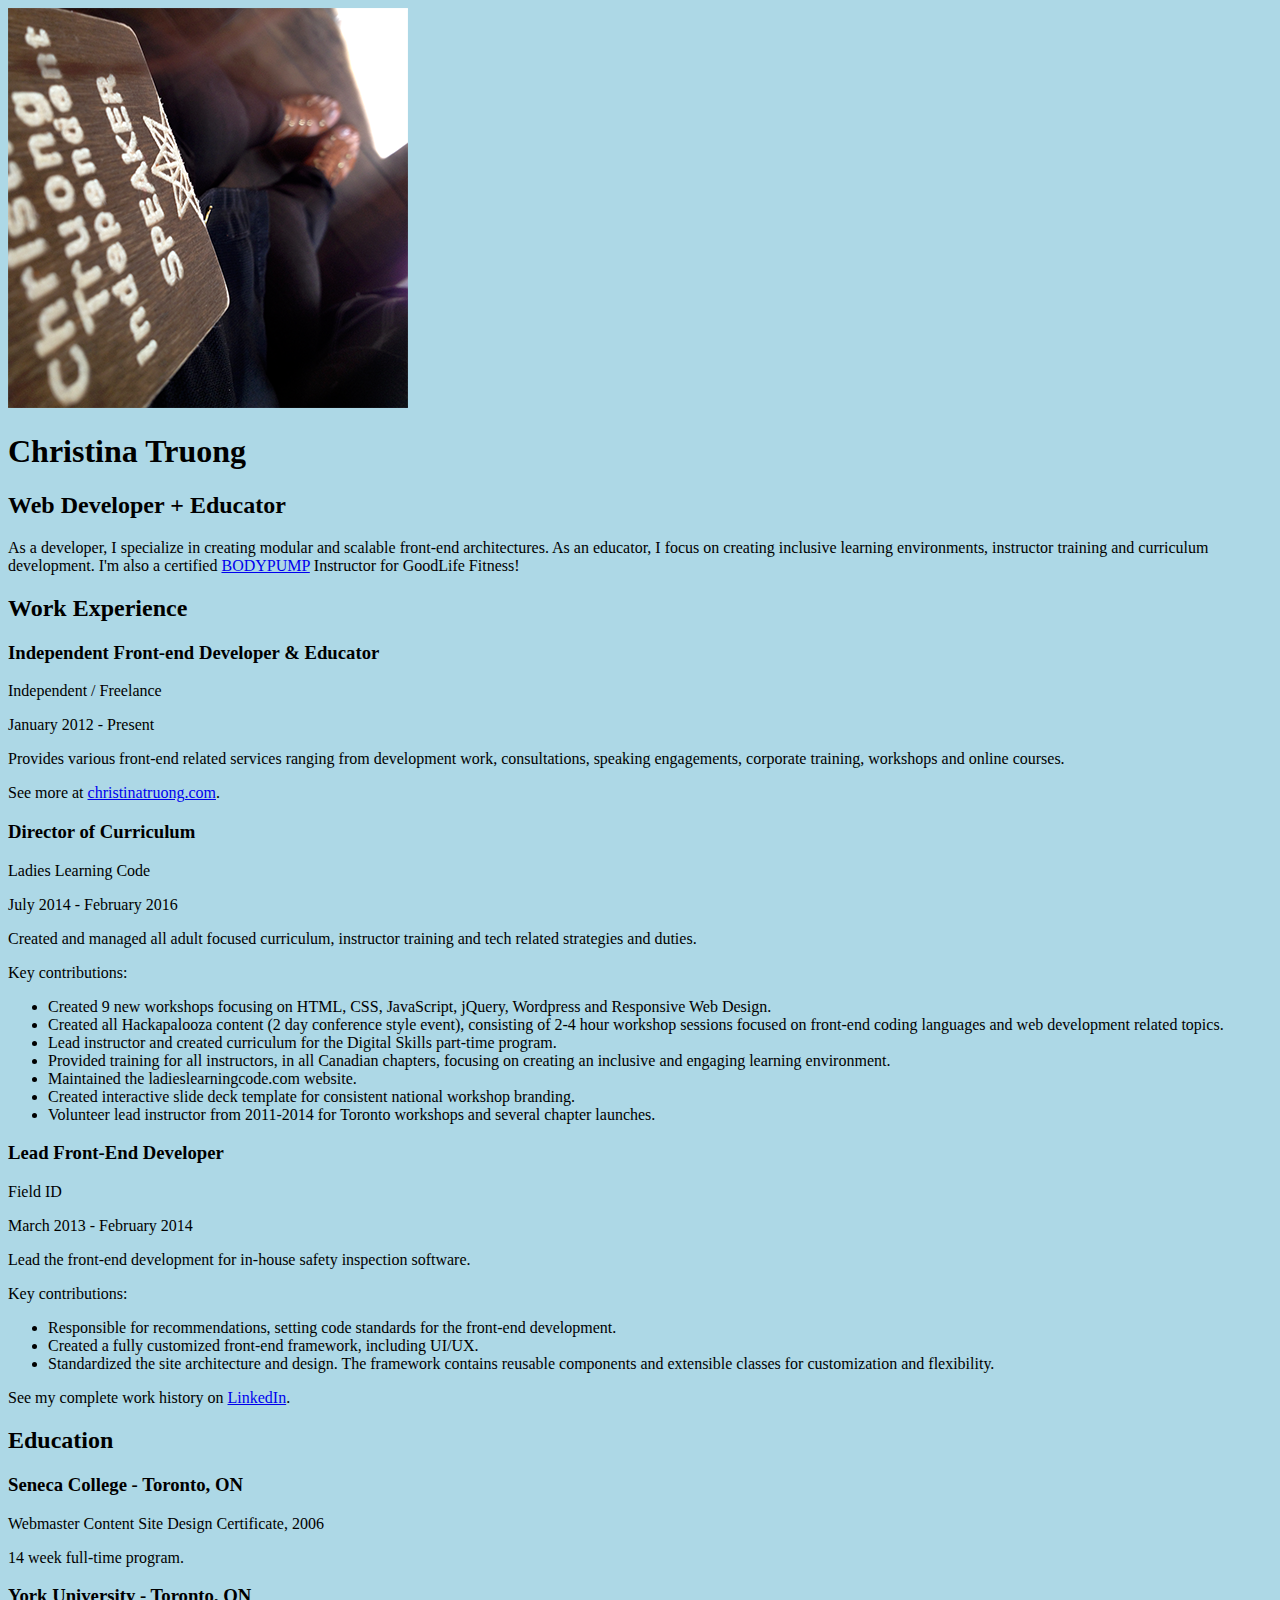
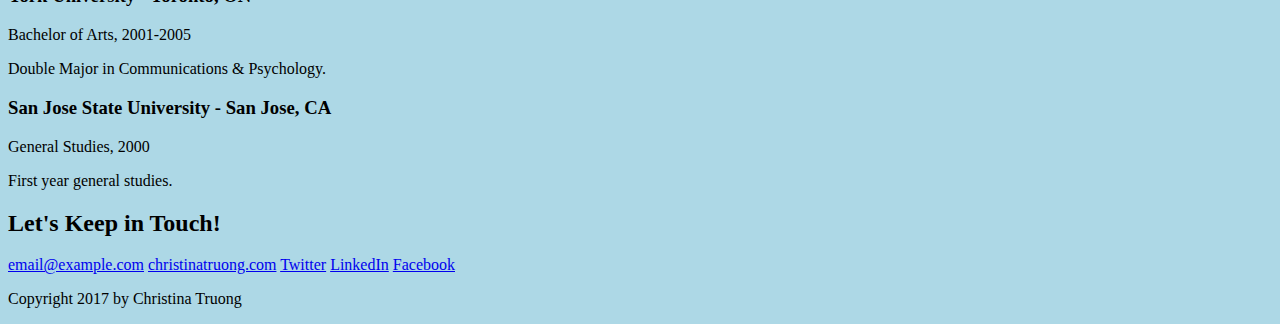
<file: index.html>
<!DOCTYPE html>
<html lang="en">
<head>
    <meta charset="UTF-8">
    <meta name="viewport" content="width=device-width, initial-scale=1.0">
    <title>Christina Truong | Resume</title>
    <link rel="stylesheet" href="css/styles.css">
</head>
<body>
    <!-- // Intro -->
    <header>
        <img src="images/christina-truong.png" alt="Christina Truong">
        <h1>Christina Truong</h1>
        <h2>Web Developer + Educator</h2>
        <p>As a developer, I specialize in creating modular and scalable front-end architectures. As an educator, I focus on creating inclusive learning environments, instructor training and curriculum development. I'm also a certified <a href="https://www.lesmills.com/workouts/fitness-classes/bodypump/" target="_blank">BODYPUMP</a> Instructor for GoodLife Fitness!</p>
    </header>
    
    <main> 
        <!-- // Work Experience -->
        <section>
            <h2>Work Experience</h2>

            <!-- Job 1 Details -->
            <h3>Independent Front-end Developer & Educator</h3>
            <p>Independent / Freelance</p>
            <p>January 2012 - Present</p>
            
            <p>Provides various front-end related services ranging from development work, consultations, speaking engagements, corporate training, workshops and online courses.</p>
            <p>See more at <a href="http://christinatruong.com" target="_blank">christinatruong.com</a>.</p>
            
            <!-- Job 2 Details -->
            <h3>Director of Curriculum</h3>
            <p>Ladies Learning Code</p>
            <p>July 2014 - February 2016</p>
            
            <p>Created and managed all adult focused curriculum, instructor training and tech related strategies and duties.</p>
            <p>Key contributions:</p>
            <ul>
                <li>Created 9 new workshops focusing on HTML, CSS, JavaScript, jQuery, Wordpress and Responsive Web Design.</li>
                <li>Created all Hackapalooza content (2 day conference style event), consisting of 2-4 hour workshop sessions focused on front-end coding languages and web development related topics.</li>
                <li>Lead instructor and created curriculum for the Digital Skills part-time program.</li>
                <li>Provided training for all instructors, in all Canadian chapters, focusing on creating an inclusive and engaging learning environment.</li>
                <li>Maintained the ladieslearningcode.com website.</li>
                <li>Created interactive slide deck template for consistent national workshop branding.</li>
                <li>Volunteer lead instructor from 2011-2014 for Toronto workshops and several chapter launches.</li>
            </ul>
            
            <!-- Job 3 Details -->
            <h3>Lead Front-End Developer</h3>
            <p>Field ID</p>
            <p>March 2013 - February 2014</p>
            
            <p>Lead the front-end development for in-house safety inspection software.</p>
            <p>Key contributions:</p>
            <ul>
                <li>Responsible for recommendations, setting code standards for the front-end development.</li>
                <li>Created a fully customized front-end framework, including UI/UX.</li>
                <li>Standardized the site architecture and design. The framework contains reusable components and extensible classes for customization and flexibility.</li>
            </ul>
            
            <p>See my complete work history on <a href="https://www.linkedin.com/in/christinatruong/" target="_blank">LinkedIn</a>.</p>
        </section>


        <!-- // Education -->
        <section>
            <h2>Education</h2>

            <!-- School 1 details. -->
            <h3>Seneca College - Toronto, ON</h3>
            <p>Webmaster Content Site Design Certificate, 2006</p>
            <p>14 week full-time program.</p>
            
            <!-- School 2 details. -->
            <h3>York University - Toronto, ON</h3>
            <p>Bachelor of Arts, 2001-2005</p>
            <p>Double Major in Communications & Psychology.</p>
            
            <!-- School 3 details. -->
            <h3>San Jose State University - San Jose, CA</h3>
            <p>General Studies, 2000</p>
            <p>First year general studies.</p>
        </section>
    </main>
    
    <!-- // Footer & contact info -->
    <footer>
        <h2>Let's Keep in Touch!</h2>
        
        <!-- Social media links. Add or remove any networks. -->
        <div>
            <a href="mailto:email@example.com">email@example.com</a>
            <a href="http://christinatruong.com">christinatruong.com</a>
            <a href="https://twitter.com/christinatruong">Twitter</a>
            <a href="https://www.linkedin.com/in/christinatruong/">LinkedIn</a>
            <a href="http://fb.me/christinacodes">Facebook</a>
        </div>

        <p>Copyright 2017 by Christina Truong</p>
    </footer>
</body>
</html>
</file>
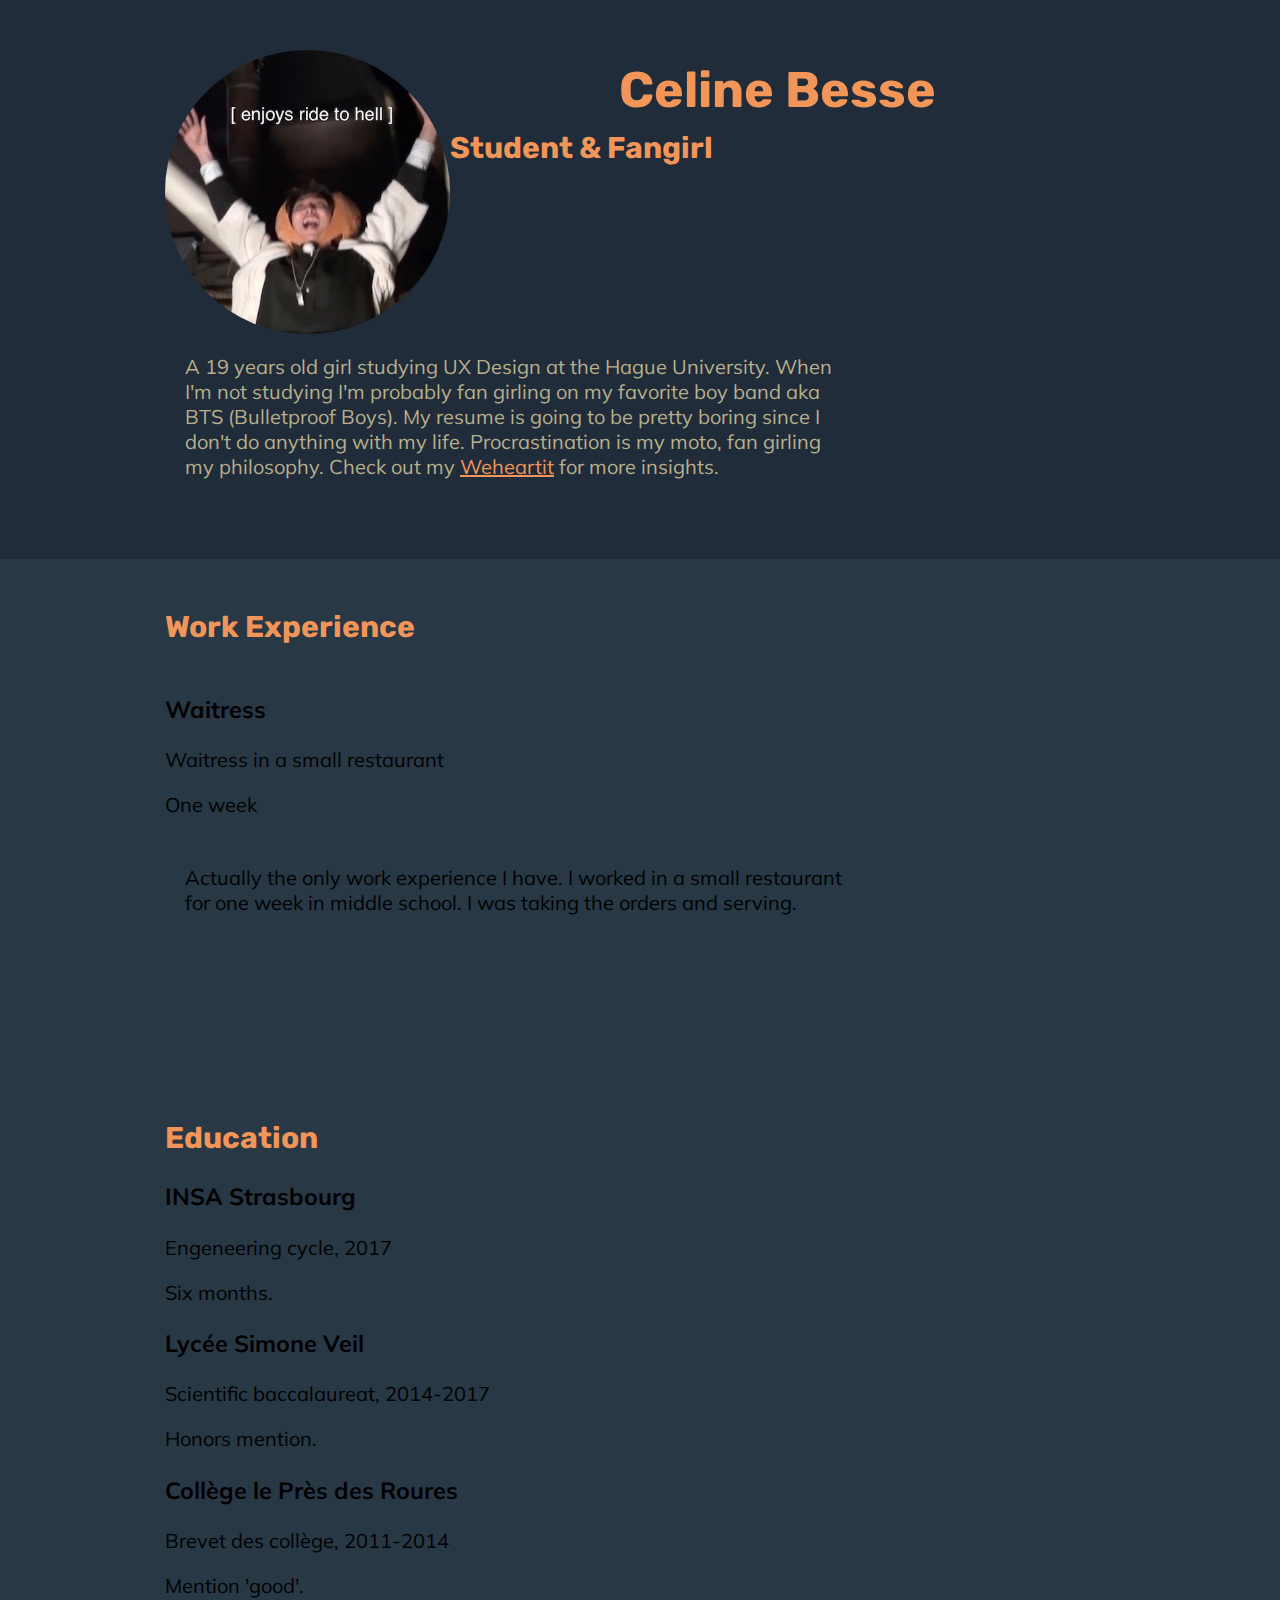
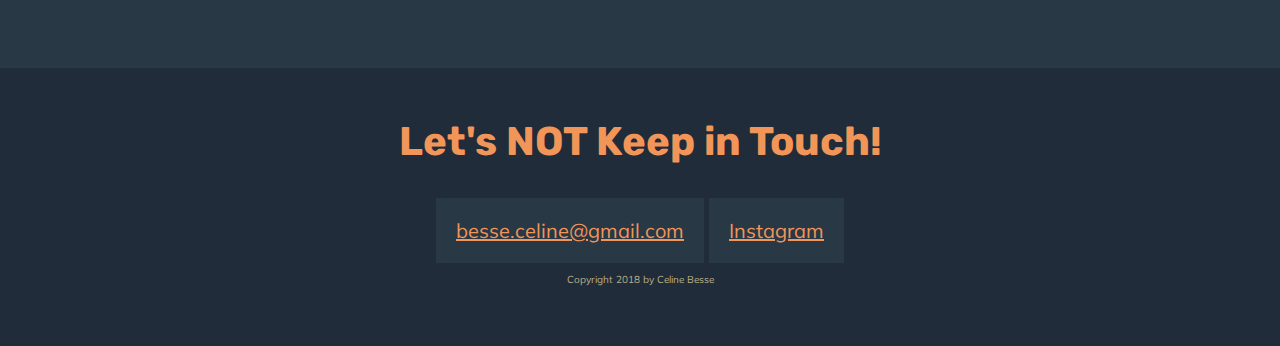
<file: 3-css-essential-training-1-2-resume-files-Wrendraya/index.html>
<!DOCTYPE html>
<html lang="en">
<head>
    <meta charset="UTF-8">
    <meta name="viewport" content="width=device-width, initial-scale=1.0">
    <title>Celine Besse | Resume</title>
    <link href="https://fonts.googleapis.com/css?family=Muli|Rubik" rel="stylesheet">
    <link rel="stylesheet" href="css/styles.css">
</head>
<body>
    <!-- // Intro -->
    <header>
        <div class="content-wrap">
        <img class ="profile-img col-narrow" src="images/IMG_6515.jpg" alt="Ride to hell">
        <h1> Celine Besse</h1>
         <h2>Student & Fangirl</h2>
          <div class ="col-wide">
         <p> A 19 years old girl studying UX Design at the Hague University. When I'm not studying I'm probably fan girling on my favorite boy band aka BTS (Bulletproof Boys). My resume is going to be pretty boring since I don't do anything with my life. Procrastination is my moto, fan girling my philosophy. Check out my  <a href=https://weheartit.com/Dliw target="_blank">Weheartit</a> for more insights.</p>
      </div>
     </div>
    </header>
    
    <main> 
        <!-- // Work Experience -->
        <section class="work">
            <div class="content-wrap">
            <h2>Work Experience</h2>

            <!-- Job 1 Details -->
            <div class="col-narrow">
            <h3> Waitress </h3>
            <p>Waitress in a small restaurant </p>
            <p>One week </p>
            </div>

            <div class="col-wide">

            <p>Actually the only work experience I have. I worked in a small restaurant for one week in middle school. I was taking the orders and serving. </p>
         </div>
            
            <!-- Job 2 Details 
            <h3>Director of Curriculum</h3>
            <p>Ladies Learning Code</p>
            <p>July 2014 - February 2016</p>
            
            <p>Created and managed all adult focused curriculum, instructor training and tech related strategies and duties.</p>
            <p>Key contributions:</p>
            <ul>
                <li>Created 9 new workshops focusing on HTML, CSS, JavaScript, jQuery, Wordpress and Responsive Web Design.</li>
                <li>Created all Hackapalooza content (2 day conference style event), consisting of 2-4 hour workshop sessions focused on front-end coding languages and web development related topics.</li>
                <li>Lead instructor and created curriculum for the Digital Skills part-time program.</li>
                <li>Provided training for all instructors, in all Canadian chapters, focusing on creating an inclusive and engaging learning environment.</li>
                <li>Maintained the ladieslearningcode.com website.</li>
                <li>Created interactive slide deck template for consistent national workshop branding.</li>
                <li>Volunteer lead instructor from 2011-2014 for Toronto workshops and several chapter launches.</li>
            </ul> -->
            
            <!-- Job 3 Details 
            <h3>Lead Front-End Developer</h3>
            <p>Field ID</p>
            <p>March 2013 - February 2014</p>
            
            <p>Lead the front-end development for in-house safety inspection software.</p>
            <p>Key contributions:</p>
            <ul>
                <li>Responsible for recommendations, setting code standards for the front-end development.</li>
                <li>Created a fully customized front-end framework, including UI/UX.</li>
                <li>Standardized the site architecture and design. The framework contains reusable components and extensible classes for customization and flexibility.</li>
            </ul>
            
            <p>See my complete work history on <a href="https://www.linkedin.com/in/christinatruong/" target="_blank">LinkedIn</a>.</p>  -->
        </div>
        </section>


        <!-- // Education -->
        <section class="education">
            <div class="content-wrap" >
            <h2>Education</h2>

            <!-- School 1 details. -->
            <h3>INSA Strasbourg </h3>
            <p>Engeneering cycle, 2017 </p>
            <p>Six months.</p>
            
            <!-- School 2 details. -->
            <h3>Lycée Simone Veil</h3>
            <p>Scientific baccalaureat, 2014-2017</p>
            <p>Honors mention. </p>
            
            <!-- School 3 details. -->
            <h3>Collège le Près des Roures </h3>
            <p>Brevet des collège, 2011-2014</p>
            <p> Mention 'good'. </p>
            </div>
        </section>
    </main>
    
    <!-- // Footer & contact info -->
    <footer>
        <div class ="content-wrap">
        <h2 class="lol">Let's NOT Keep in Touch!</h2>
        
        <!-- Social media links. Add or remove any networks. -->
        <div class="links">
            <a href="mailto:email@example.com">besse.celine@gmail.com</a>
            <a href="https://www.instagram.com/pale_xx/">Instagram</a>
            
        </div>

        <p class="copy">Copyright 2018 by Celine Besse </p>
    </div>
    </footer>
</body>
</html>
</file>
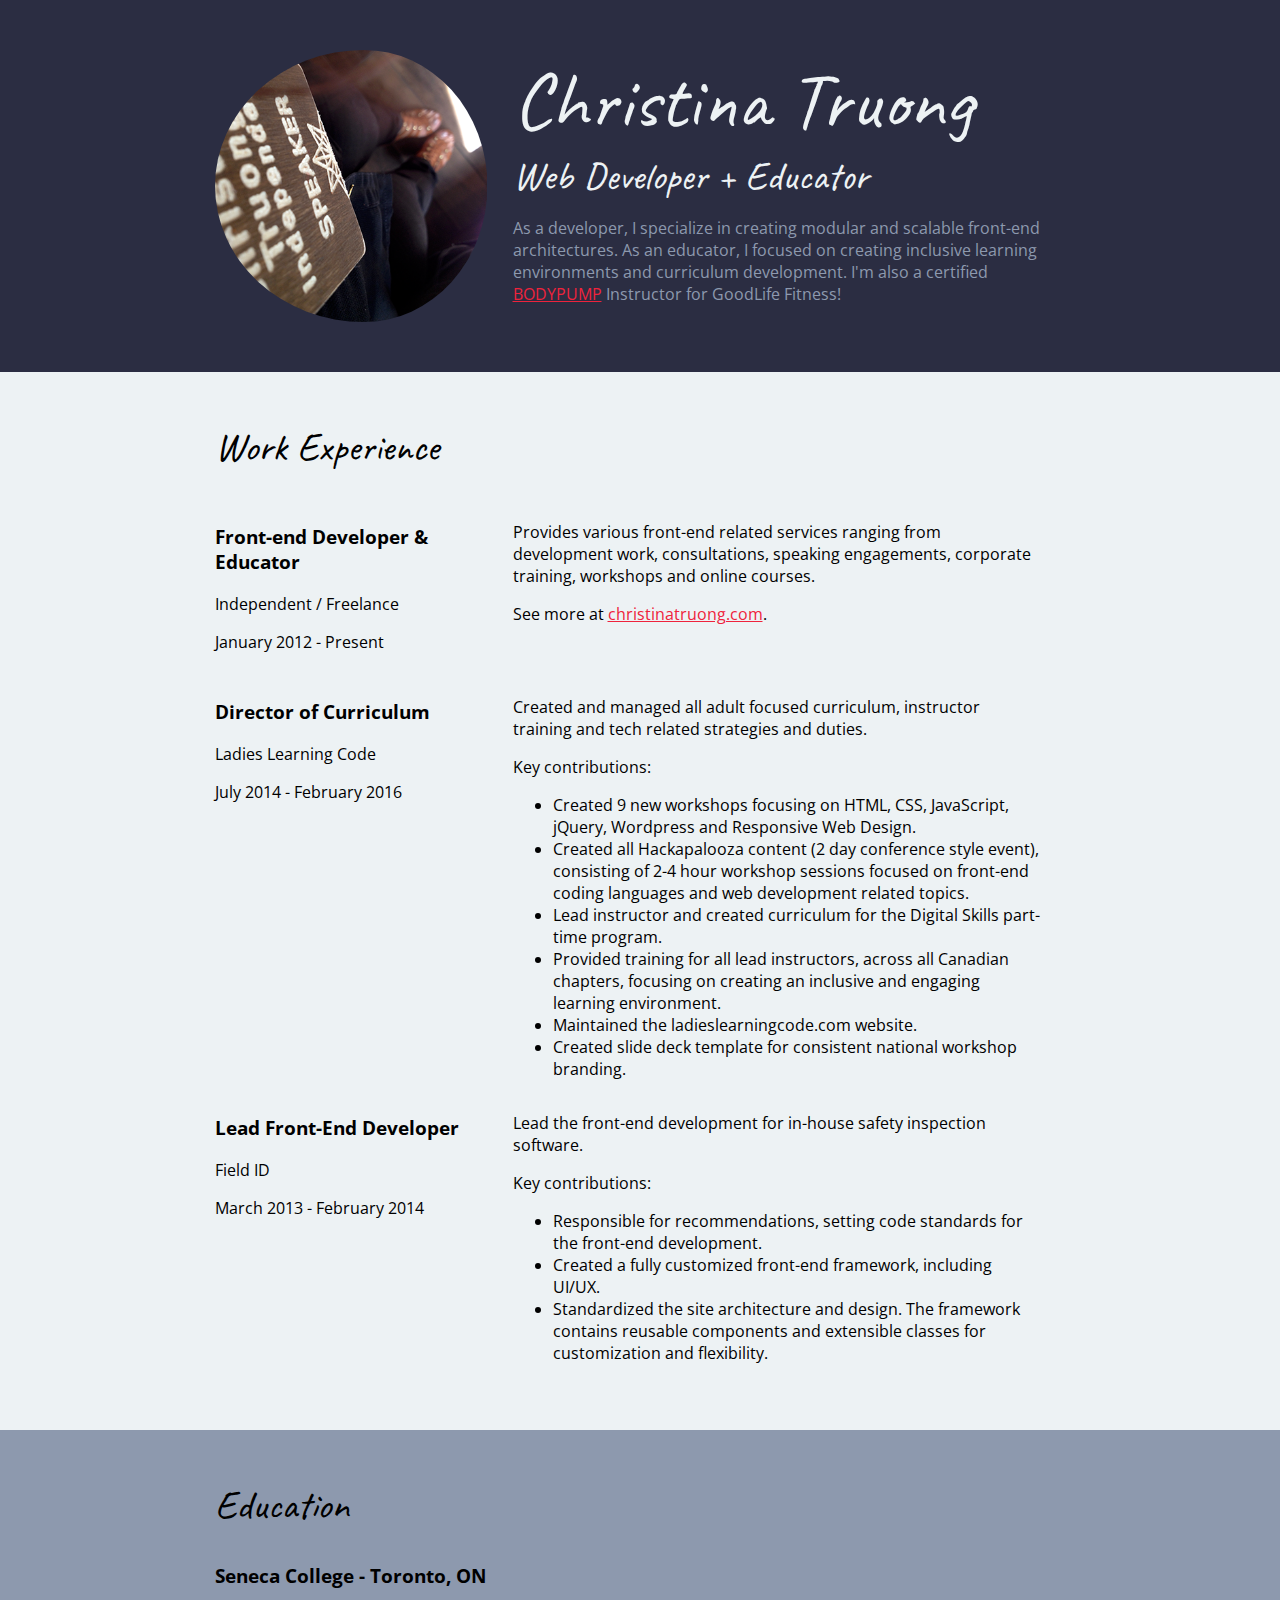
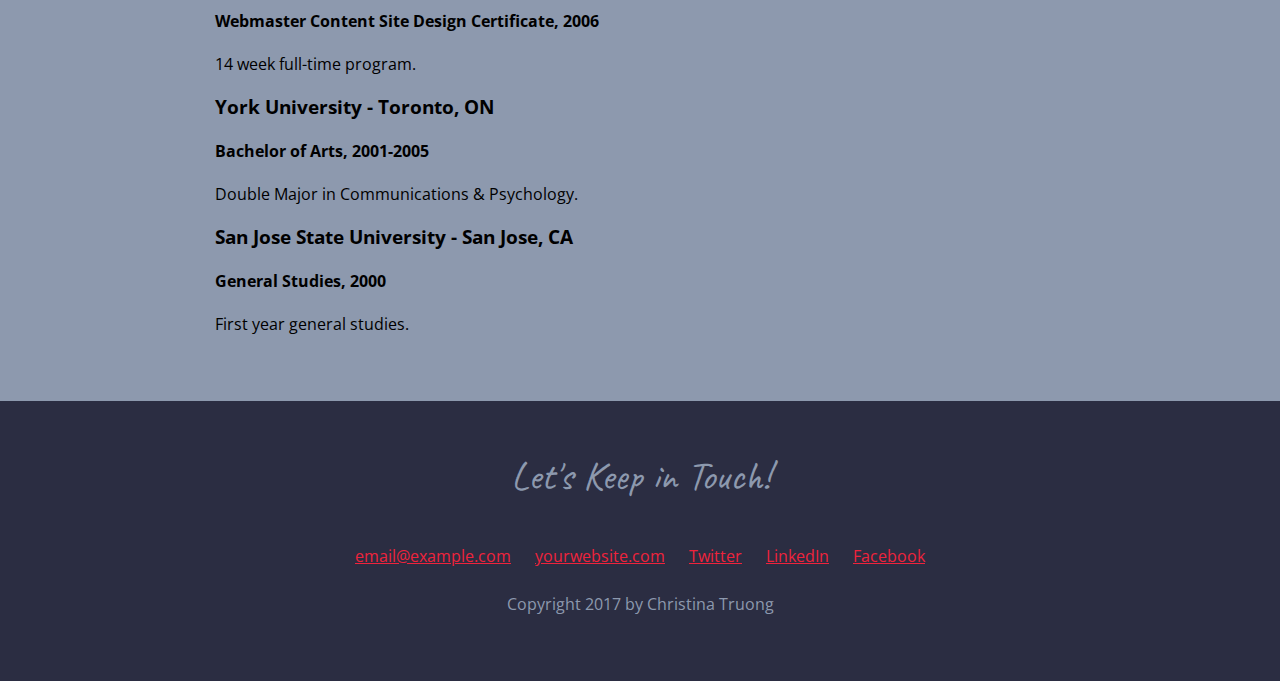
<file: Ex_Files_CSS_EssT_1/Exercise Files/Ch04/css-resume-final/index.html>
<!DOCTYPE html>
<html lang="en">
<head>
    <meta charset="UTF-8">
    <meta name="viewport" content="width=device-width, initial-scale=1.0">
    <title>Christina Truong | Resume</title>
    <link href="https://fonts.googleapis.com/css?family=Caveat|Open+Sans:400,400i,700" rel="stylesheet">
    <link rel="stylesheet" href="css/styles.css">
</head>
<body>
    <!-- // Intro -->
    <header>
        <div class="content-wrap">
            <img class="profile-img column-narrow" src="images/christina-truong.png" alt="Christina Truong">
            
            <div class="column-wide">
              <h1>Christina Truong</h1>
              <h2>Web Developer + Educator</h2>
              <p>As a developer, I specialize in creating modular and scalable front-end architectures. As an educator, I focused on creating inclusive learning environments and curriculum development. I'm also a certified <a href="#">BODYPUMP</a> Instructor for GoodLife Fitness!</p>
            </div>
        </div>
    </header>
    
    <main> 
        <!-- // Work Experience -->
        <section class="work">
            <div class="content-wrap">
                <h2>Work Experience</h2>

                <!-- Job Details: copy this block to add more positions. -->
                <div class="column-narrow">
                    <h3>Front-end Developer & Educator</h3>
                    <p>Independent / Freelance</p>
                    <p>January 2012 - Present</p>
                </div>
                <div class="column-wide">
                  <p>Provides various front-end related services ranging from development work, consultations, speaking engagements, corporate training, workshops and online courses.</p>
                  <p>See more at <a href="http://christinatruong.com">christinatruong.com</a>.</p>
                </div>
                
                <!-- Job Details -->
                <div class="column-narrow">
                    <h3>Director of Curriculum</h3>
                    <p>Ladies Learning Code</p>
                    <p>July 2014 - February 2016</p>
                </div>
                
                <div class="column-wide">
                    <p>Created and managed all adult focused curriculum, instructor training and tech related strategies and duties.</p>

                    <p>Key contributions:</p>
                    <ul>
                        <li>Created 9 new workshops focusing on HTML, CSS, JavaScript, jQuery, Wordpress and Responsive Web Design.</li>
                        <li>Created all Hackapalooza content (2 day conference style event), consisting of 2-4 hour workshop sessions focused on front-end coding languages and web development related topics.</li>
                        <li>Lead instructor and created curriculum for the Digital Skills part-time program.</li>
                        <li>Provided training for all lead instructors, across all Canadian chapters, focusing on creating an inclusive and engaging learning environment.</li>
                        <li>Maintained the ladieslearningcode.com website.</li>
                        <li>Created slide deck template for consistent national workshop branding.</li>
                    </ul>
                </div>
                
                <!-- Job Details -->
                <div class="column-narrow">
                    <h3>Lead Front-End Developer</h3>
                    <p>Field ID</p>
                    <p>March 2013 - February 2014</p>
                </div>
                <div class="column-wide">
                    <p>Lead the front-end development for in-house safety inspection software.</p>
                    <p>Key contributions:</p>
                    <ul>
                        <li>Responsible for recommendations, setting code standards for the front-end development.</li>
                        <li>Created a fully customized front-end framework, including UI/UX.</li>
                        <li>Standardized the site architecture and design. The framework contains reusable components and extensible classes for customization and flexibility.</li>
                    </ul>
                </div>
            </div>
        </section>


        <!-- // Education -->
        <section class="education">
            <div class="content-wrap">
                <h2>Education</h2>

                <!-- School details: copy this block to add more schools. -->
                <h3>Seneca College - Toronto, ON</h3>
                <h4>Webmaster Content Site Design Certificate, 2006</h4>
                <p>14 week full-time program.</p>
                
                <h3>York University - Toronto, ON</h3>
                <h4>Bachelor of Arts, 2001-2005</h4>
                <p>Double Major in Communications & Psychology.</p>
                
                <h3>San Jose State University - San Jose, CA</h3>
                <h4>General Studies, 2000</h4>
                <p>First year general studies.</p>
            </div>
        </section>
    </main>
    
    <!-- // Footer & contact info -->
    <footer>
        <div class="content-wrap">
            <h2>Let's Keep in Touch!</h2>
            
            <!-- Social media and contact links. Add or remove any networks. -->
            <div class="contact-info">
                <a href="mailto:email@example.com">email@example.com</a>
                <a href="http://yourwebsite.com">yourwebsite.com</a>
                <a href="#">Twitter</a>
                <a href="#">LinkedIn</a>
                <a href="#">Facebook</a>
            </div>

            <p>Copyright 2017 by Christina Truong</p>
        </div>
    </footer>
</body>
</html>
</file>
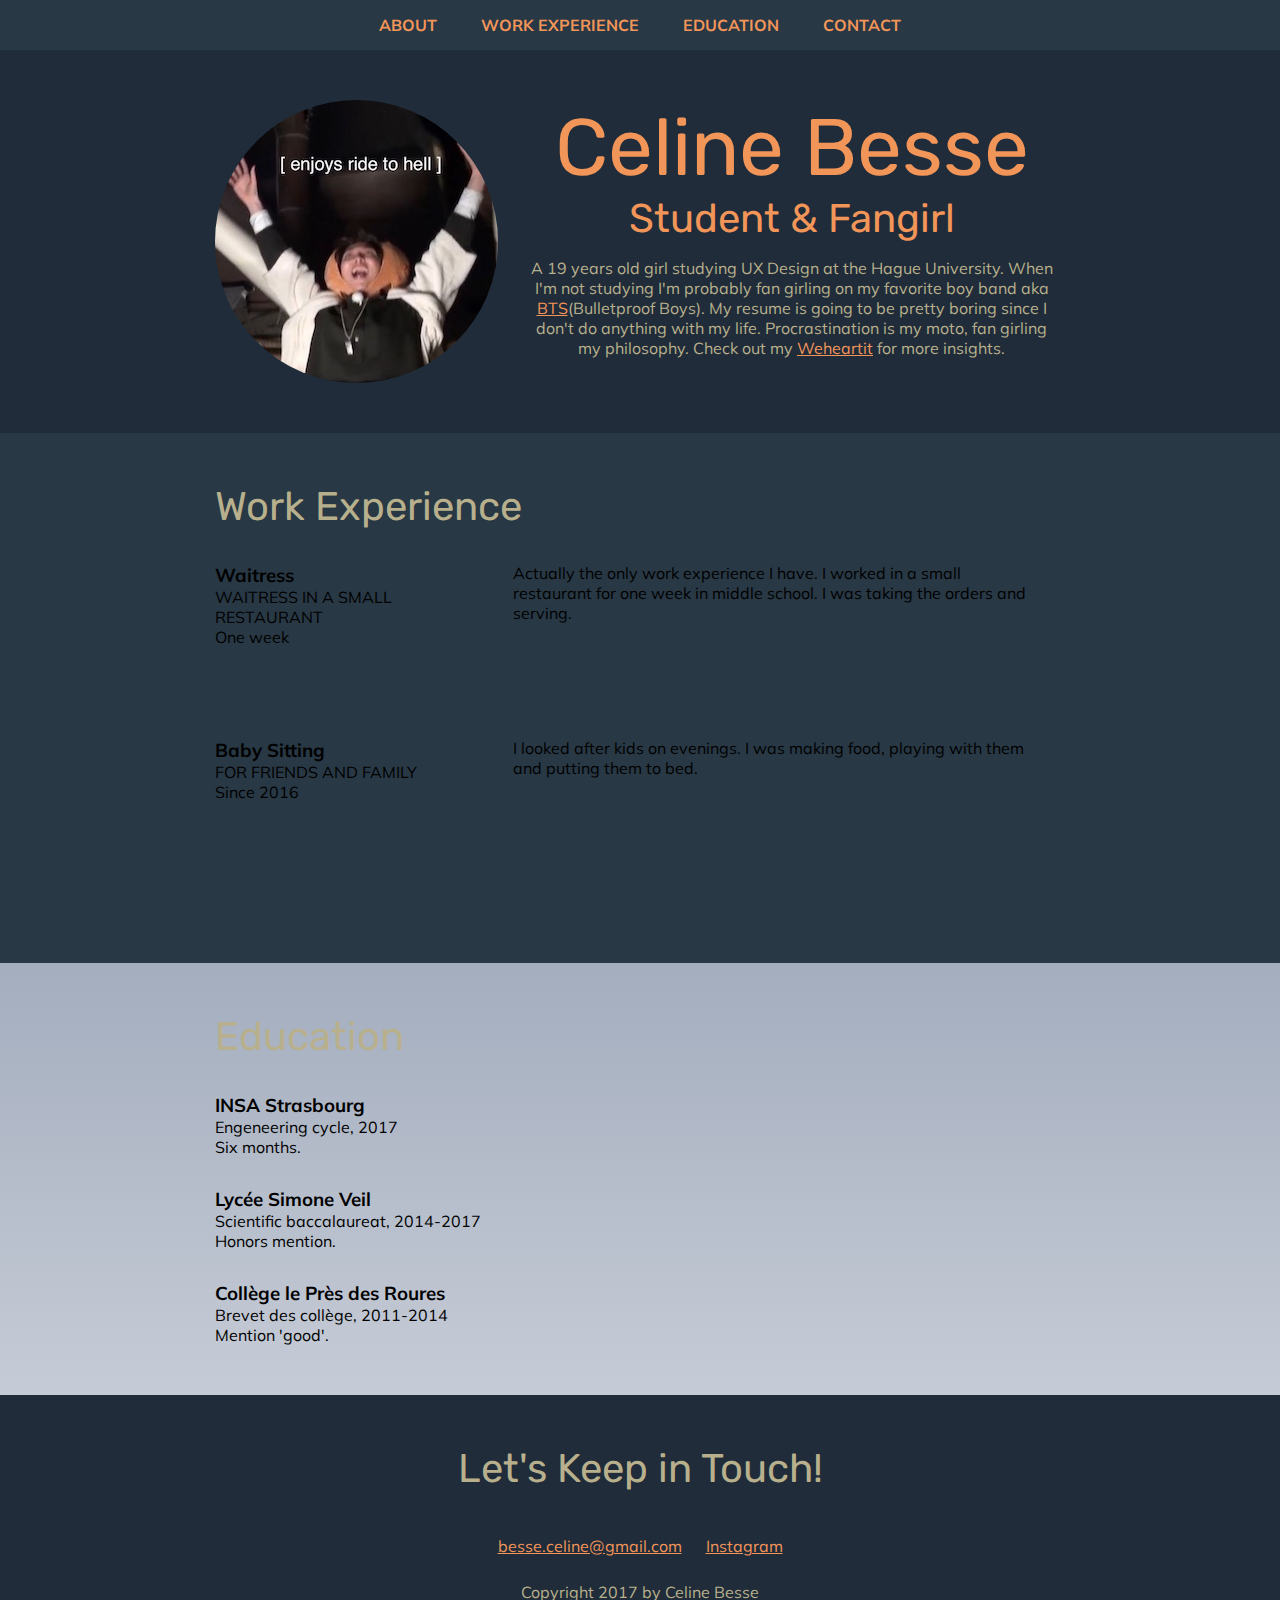
<file: 3-css-essential-training-1-2-resume-files-Wrendraya/Ex_Files_CSS_EssT_1/Exercise Files/Ch04/css-resume-final/index.html>
<!DOCTYPE html>
<html lang="en">
<head>
    <meta charset="UTF-8">
    <meta name="viewport" content="width=device-width, initial-scale=1.0">
    <title>Celine Besse| Resume</title>
    <link href="https://fonts.googleapis.com/css?family=Muli|Rubik" rel="stylesheet">
    <link rel="stylesheet" href="css/styles.css">
</head>
<body>
    <!-- // Intro -->
    <header id ="about">
        <nav>
            <a href="#about"> About </a>
            <a href="#work"> Work Experience </a>
            <a href="#education"> Education </a>
            <a href="#contact"> Contact </a>
        </nav>
            <div class="content-wrap">
            <img class ="profile-img col-narrow" src="images/IMG_6515.jpg" alt="Ride to hell">
            
            <div class="column-wide">
              <h1>Celine Besse </h1>
              <h2>Student & Fangirl</h2>
              <p> A 19 years old girl studying UX Design at the Hague University. When I'm not studying I'm probably fan girling on my favorite boy band aka <a href=https://twitter.com/bts_twt target="_blank">BTS</a>(Bulletproof Boys). My resume is going to be pretty boring since I don't do anything with my life. Procrastination is my moto, fan girling my philosophy. Check out my  <a href=https://weheartit.com/Dliw target="_blank">Weheartit</a> for more insights.</p>
            </div>
        </div>
    </header>
    
    <main> 
        <!-- // Work Experience -->
        <section id="work" class="work">
            <div class="content-wrap">
                <h2>Work Experience</h2>

                <!-- Job Details: copy this block to add more positions. -->
                <div class="column-narrow">
                    <h3>Waitress</h3>
                    <p class="uppercase">Waitress in a small restaurant</p>
                    <p>One week</p>
                </div>
                <div class="column-wide job-description">
                  <p> Actually the only work experience I have. I worked in a small restaurant for one week in middle school. I was taking the orders and serving.</p> 
                </div>
                
                <!-- Job Details -->
                <div class="column-narrow">
                    <h3>Baby Sitting </h3>
                    <p class="uppercase">For friends and family</p>
                    <p>Since 2016 </p>
                </div>
                
                <div class="column-wide job-description">
                    <p> I looked after kids on evenings. I was making food, playing with them and putting them to bed. </p>
                </div> 
             </div>
        </section>


        <!-- // Education -->
        <section id="education" class="education">
            <div class="content-wrap">
                <h2>Education</h2>

                <!-- School details: copy this block to add more schools. -->
                <h3>INSA Strasbourg </h3>
            <p>Engeneering cycle, 2017 </p>
            <p>Six months.</p>
            
            <!-- School 2 details. -->
            <h3>Lycée Simone Veil</h3>
            <p>Scientific baccalaureat, 2014-2017</p>
            <p>Honors mention. </p>
            
            <!-- School 3 details. -->
            <h3>Collège le Près des Roures </h3>
            <p>Brevet des collège, 2011-2014</p>
            <p> Mention 'good'. </p>

            </div>
        </section>
    </main>
    
    <!-- // Footer & contact info -->
    <footer id="contact">
        <div class="content-wrap">
            <h2>Let's Keep in Touch!</h2>
            
            <!-- Social media and contact links. Add or remove any networks. -->
            <div class="contact-info">
                 <a href="mailto:email@example.com">besse.celine@gmail.com</a>
            <a href="https://www.instagram.com/pale_xx/">Instagram</a>
            </div>

            <p>Copyright 2017 by Celine Besse </p>
        </div>
    </footer>
</body>
</html>
</file>
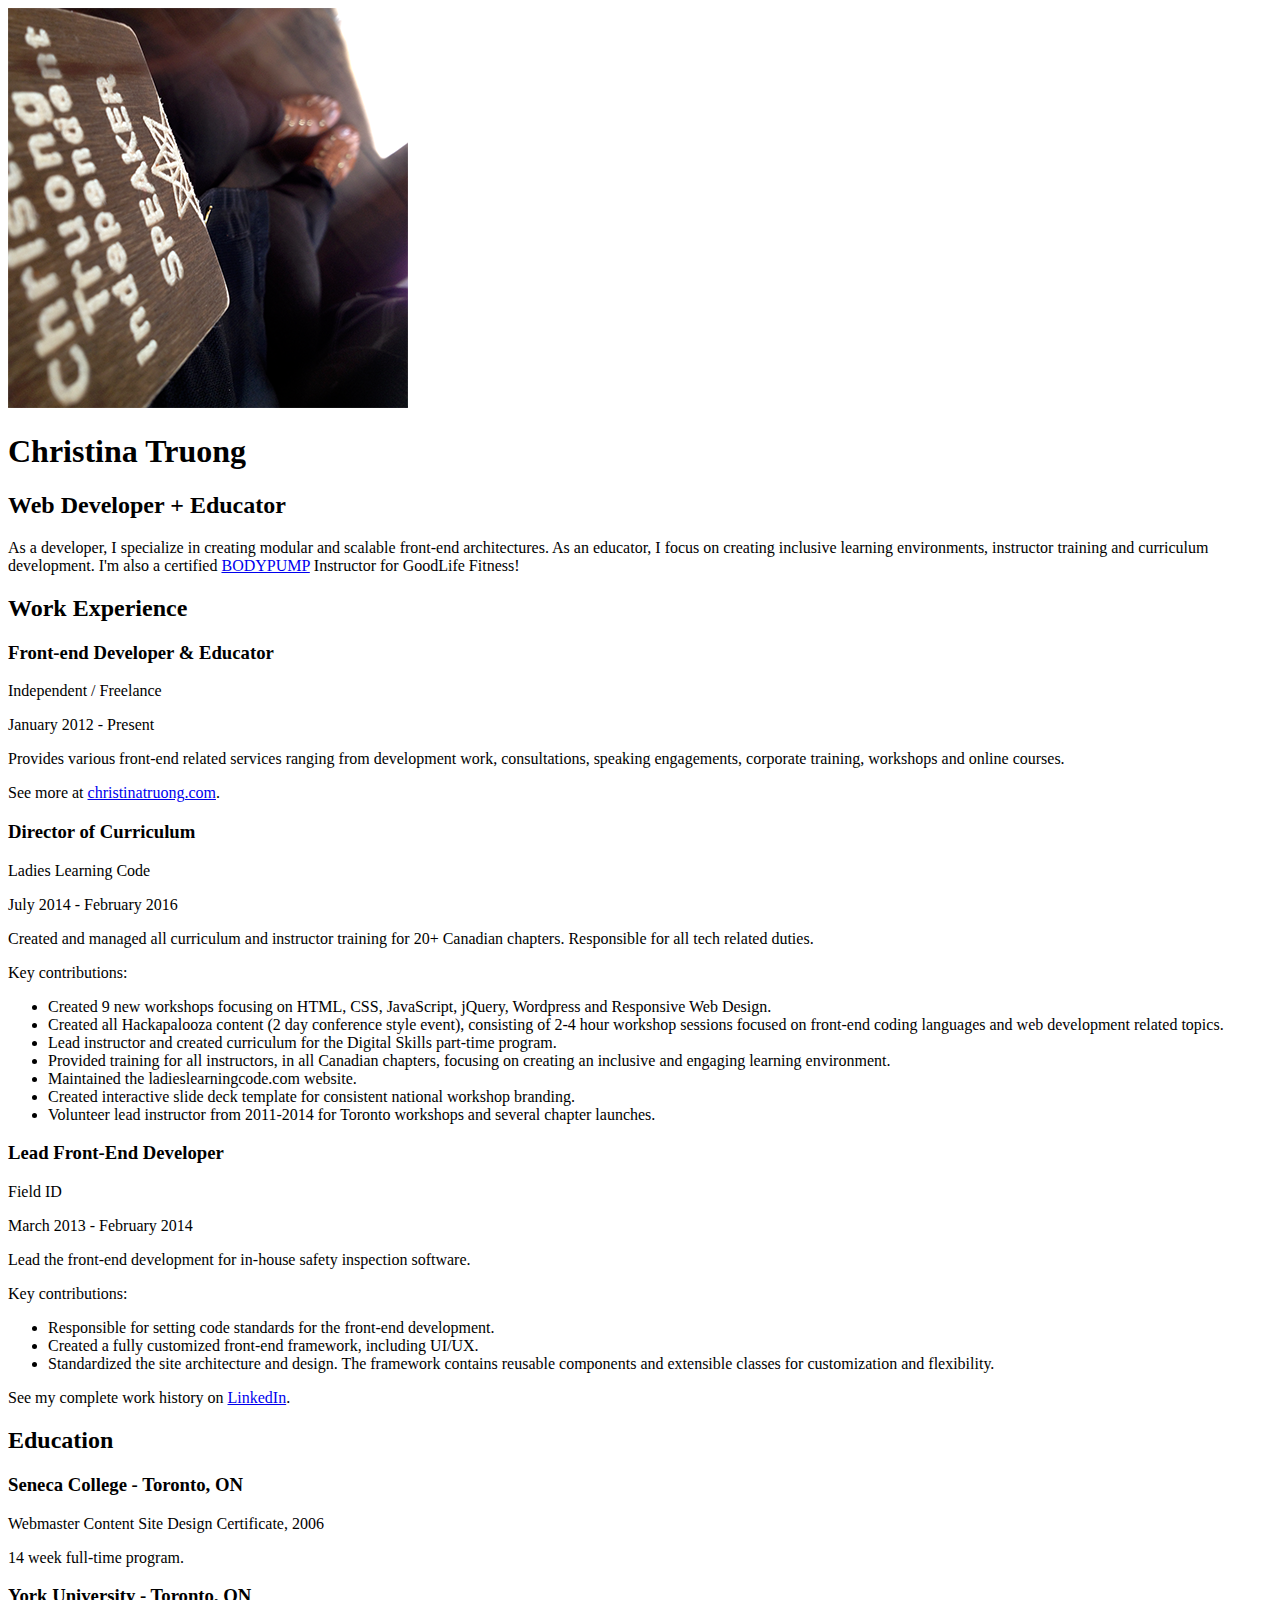
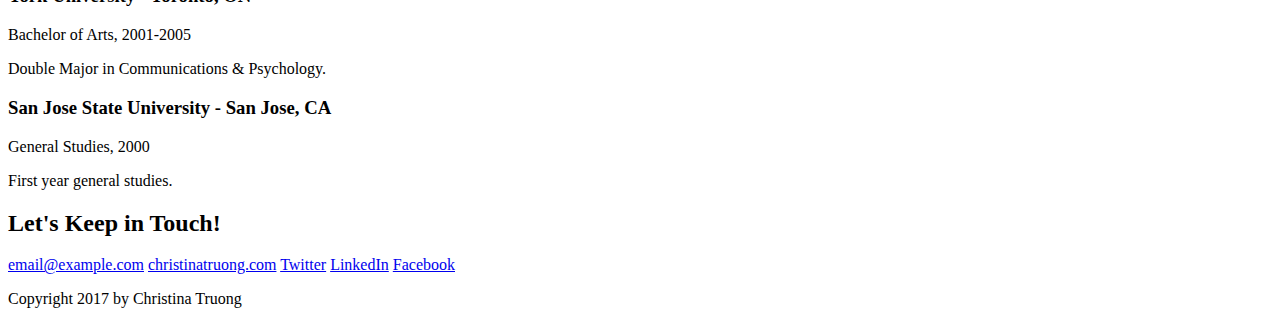
<file: Ex_Files_CSS_EssT_1/Exercise Files/Ch01/01_07/css-resume/index.html>
<!DOCTYPE html>
<html lang="en">
<head>
    <meta charset="UTF-8">
    <meta name="viewport" content="width=device-width, initial-scale=1.0">
    <title>Christina Truong | Resume</title>
</head>
<body>
    <!-- // Intro -->
    <header>
        <img src="christina-truong.png" alt="Christina Truong">
        <h1>Christina Truong</h1>
        <h2>Web Developer + Educator</h2>
        <p>As a developer, I specialize in creating modular and scalable front-end architectures. As an educator, I focus on creating inclusive learning environments, instructor training and curriculum development. I'm also a certified <a href="https://www.lesmills.com/workouts/fitness-classes/bodypump/" target="_blank">BODYPUMP</a> Instructor for GoodLife Fitness!</p>
    </header>
    
    <main> 
        <!-- // Work Experience -->
        <section>
            <h2>Work Experience</h2>

            <!-- Job 1 Details -->
            <h3>Front-end Developer & Educator</h3>
            <p>Independent / Freelance</p>
            <p>January 2012 - Present</p>
            
            <p>Provides various front-end related services ranging from development work, consultations, speaking engagements, corporate training, workshops and online courses.</p>
            <p>See more at <a href="http://christinatruong.com" target="_blank">christinatruong.com</a>.</p>
            
            <!-- Job 2 Details -->
            <h3>Director of Curriculum</h3>
            <p>Ladies Learning Code</p>
            <p>July 2014 - February 2016</p>
            
            <p>Created and managed all curriculum and instructor training for 20+ Canadian chapters. Responsible for all tech related duties.</p>
            <p>Key contributions:</p>
            <ul>
                <li>Created 9 new workshops focusing on HTML, CSS, JavaScript, jQuery, Wordpress and Responsive Web Design.</li>
                <li>Created all Hackapalooza content (2 day conference style event), consisting of 2-4 hour workshop sessions focused on front-end coding languages and web development related topics.</li>
                <li>Lead instructor and created curriculum for the Digital Skills part-time program.</li>
                <li>Provided training for all instructors, in all Canadian chapters, focusing on creating an inclusive and engaging learning environment.</li>
                <li>Maintained the ladieslearningcode.com website.</li>
                <li>Created interactive slide deck template for consistent national workshop branding.</li>
                <li>Volunteer lead instructor from 2011-2014 for Toronto workshops and several chapter launches.</li>
            </ul>
            
            <!-- Job 3 Details -->
            <h3>Lead Front-End Developer</h3>
            <p>Field ID</p>
            <p>March 2013 - February 2014</p>
            
            <p>Lead the front-end development for in-house safety inspection software.</p>
            <p>Key contributions:</p>
            <ul>
                <li>Responsible for setting code standards for the front-end development.</li>
                <li>Created a fully customized front-end framework, including UI/UX.</li>
                <li>Standardized the site architecture and design. The framework contains reusable components and extensible classes for customization and flexibility.</li>
            </ul>
            
            <p>See my complete work history on <a href="https://www.linkedin.com/in/christinatruong/" target="_blank">LinkedIn</a>.</p>
        </section>


        <!-- // Education -->
        <section>
            <h2>Education</h2>

            <!-- School 1 details. -->
            <h3>Seneca College - Toronto, ON</h3>
            <p>Webmaster Content Site Design Certificate, 2006</p>
            <p>14 week full-time program.</p>
            
            <!-- School 2 details. -->
            <h3>York University - Toronto, ON</h3>
            <p>Bachelor of Arts, 2001-2005</p>
            <p>Double Major in Communications & Psychology.</p>
            
            <!-- School 3 details. -->
            <h3>San Jose State University - San Jose, CA</h3>
            <p>General Studies, 2000</p>
            <p>First year general studies.</p>
        </section>
    </main>
    
    
    <!-- // Footer & contact info -->
    <footer>
        <h2>Let's Keep in Touch!</h2>
        
        <!-- Social media links. Add or remove any networks. -->
        <div>
            <a href="mailto:email@example.com">email@example.com</a>
            <a href="http://christinatruong.com">christinatruong.com</a>
            <a href="https://twitter.com/christinatruong">Twitter</a>
            <a href="https://www.linkedin.com/in/christinatruong/">LinkedIn</a>
            <a href="http://fb.me/christinacodes">Facebook</a>
        </div>

        <p>Copyright 2017 by Christina Truong</p>
    </footer>
</body>
</html>
</file>
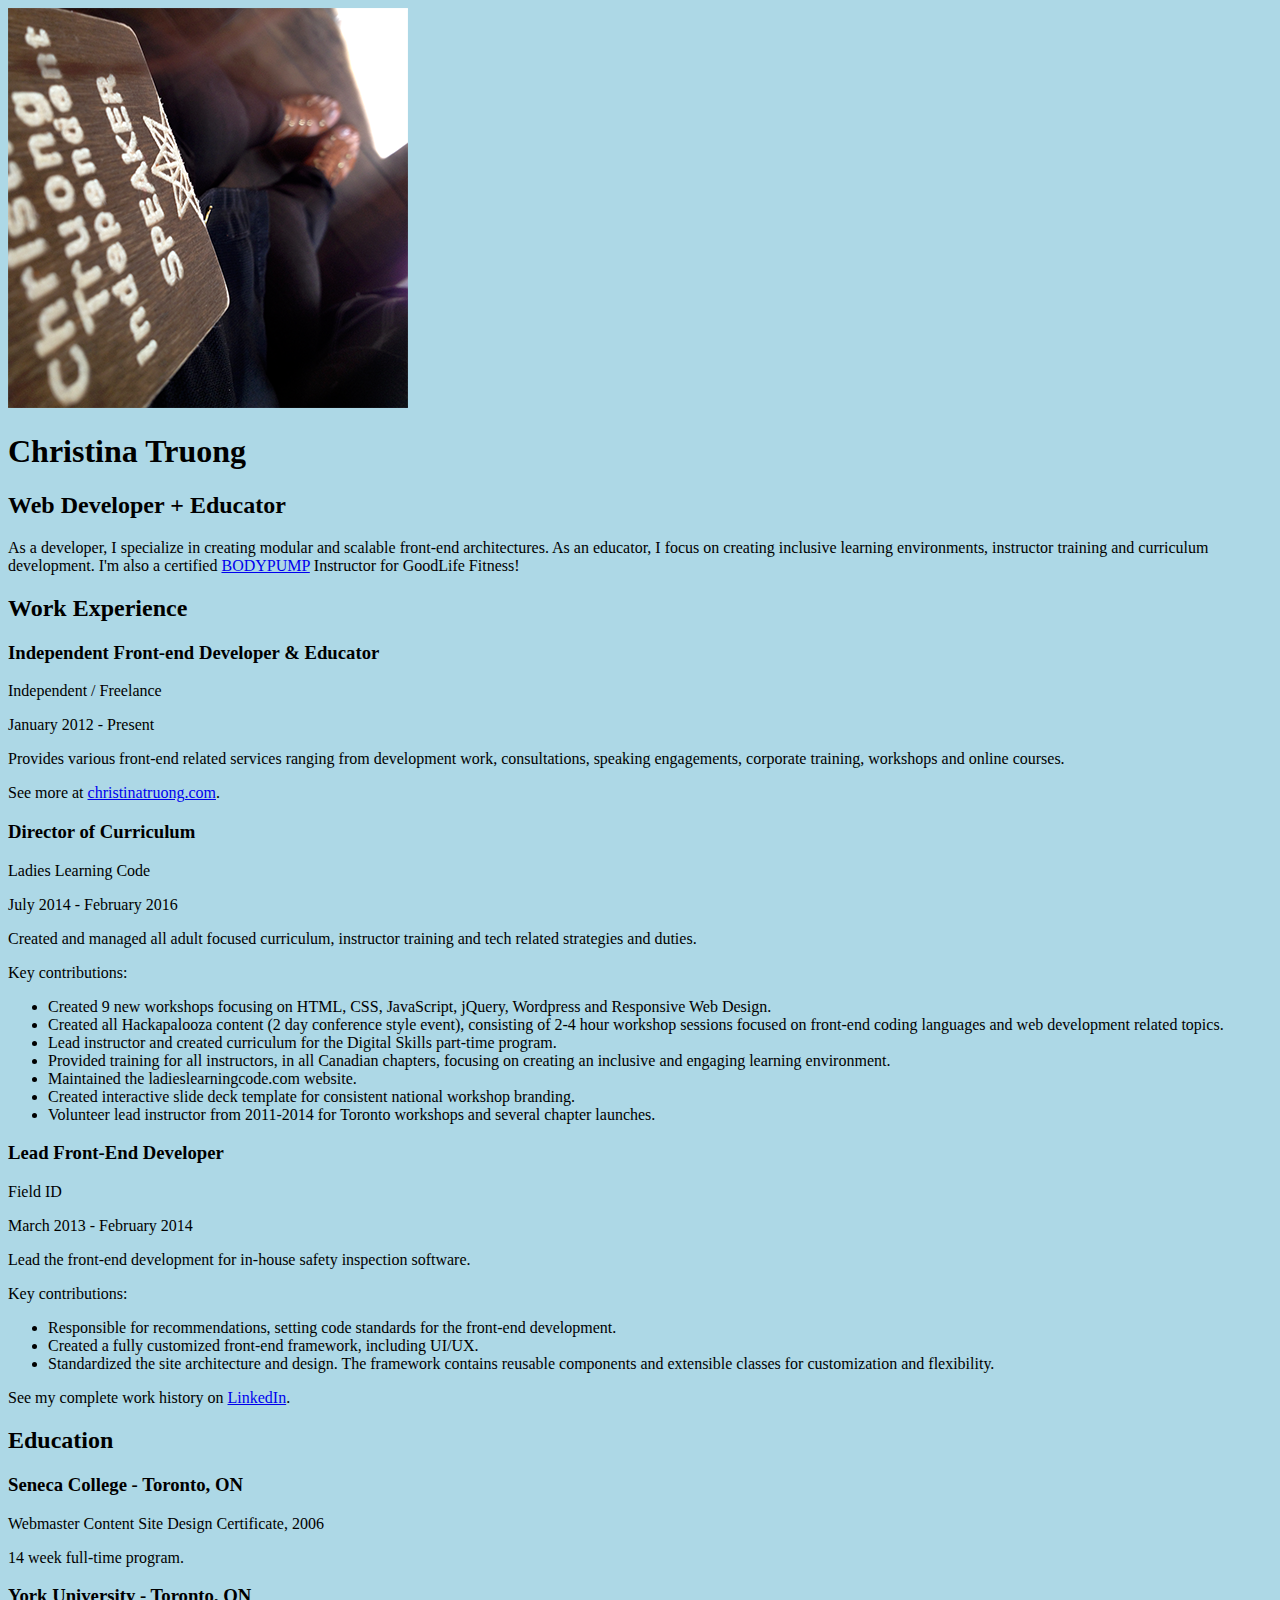
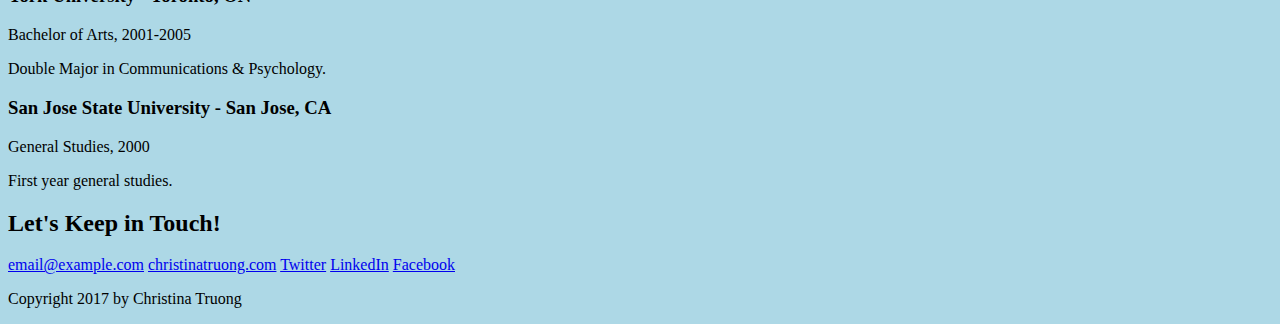
<file: Ex_Files_CSS_EssT_1/Exercise Files/Ch01/01_08/css-resume/index.html>
<!DOCTYPE html>
<html lang="en">
<head>
    <meta charset="UTF-8">
    <meta name="viewport" content="width=device-width, initial-scale=1.0">
    <title>Christina Truong | Resume</title>
    <link rel="stylesheet" href="styles.css">
</head>
<body>
    <!-- // Intro -->
    <header>
        <img src="christina-truong.png" alt="Christina Truong">
        <h1>Christina Truong</h1>
        <h2>Web Developer + Educator</h2>
        <p>As a developer, I specialize in creating modular and scalable front-end architectures. As an educator, I focus on creating inclusive learning environments, instructor training and curriculum development. I'm also a certified <a href="https://www.lesmills.com/workouts/fitness-classes/bodypump/" target="_blank">BODYPUMP</a> Instructor for GoodLife Fitness!</p>
    </header>
    
    <main> 
        <!-- // Work Experience -->
        <section>
            <h2>Work Experience</h2>

            <!-- Job 1 Details -->
            <h3>Independent Front-end Developer & Educator</h3>
            <p>Independent / Freelance</p>
            <p>January 2012 - Present</p>
            
            <p>Provides various front-end related services ranging from development work, consultations, speaking engagements, corporate training, workshops and online courses.</p>
            <p>See more at <a href="http://christinatruong.com" target="_blank">christinatruong.com</a>.</p>
            
            <!-- Job 2 Details -->
            <h3>Director of Curriculum</h3>
            <p>Ladies Learning Code</p>
            <p>July 2014 - February 2016</p>
            
            <p>Created and managed all adult focused curriculum, instructor training and tech related strategies and duties.</p>
            <p>Key contributions:</p>
            <ul>
                <li>Created 9 new workshops focusing on HTML, CSS, JavaScript, jQuery, Wordpress and Responsive Web Design.</li>
                <li>Created all Hackapalooza content (2 day conference style event), consisting of 2-4 hour workshop sessions focused on front-end coding languages and web development related topics.</li>
                <li>Lead instructor and created curriculum for the Digital Skills part-time program.</li>
                <li>Provided training for all instructors, in all Canadian chapters, focusing on creating an inclusive and engaging learning environment.</li>
                <li>Maintained the ladieslearningcode.com website.</li>
                <li>Created interactive slide deck template for consistent national workshop branding.</li>
                <li>Volunteer lead instructor from 2011-2014 for Toronto workshops and several chapter launches.</li>
            </ul>
            
            <!-- Job 3 Details -->
            <h3>Lead Front-End Developer</h3>
            <p>Field ID</p>
            <p>March 2013 - February 2014</p>
            
            <p>Lead the front-end development for in-house safety inspection software.</p>
            <p>Key contributions:</p>
            <ul>
                <li>Responsible for recommendations, setting code standards for the front-end development.</li>
                <li>Created a fully customized front-end framework, including UI/UX.</li>
                <li>Standardized the site architecture and design. The framework contains reusable components and extensible classes for customization and flexibility.</li>
            </ul>
            
            <p>See my complete work history on <a href="https://www.linkedin.com/in/christinatruong/" target="_blank">LinkedIn</a>.</p>
        </section>


        <!-- // Education -->
        <section>
            <h2>Education</h2>

            <!-- School 1 details. -->
            <h3>Seneca College - Toronto, ON</h3>
            <p>Webmaster Content Site Design Certificate, 2006</p>
            <p>14 week full-time program.</p>
            
            <!-- School 2 details. -->
            <h3>York University - Toronto, ON</h3>
            <p>Bachelor of Arts, 2001-2005</p>
            <p>Double Major in Communications & Psychology.</p>
            
            <!-- School 3 details. -->
            <h3>San Jose State University - San Jose, CA</h3>
            <p>General Studies, 2000</p>
            <p>First year general studies.</p>
        </section>
    </main>
    
    <!-- // Footer & contact info -->
    <footer>
        <h2>Let's Keep in Touch!</h2>
        
        <!-- Social media links. Add or remove any networks. -->
        <div>
            <a href="mailto:email@example.com">email@example.com</a>
            <a href="http://christinatruong.com">christinatruong.com</a>
            <a href="https://twitter.com/christinatruong">Twitter</a>
            <a href="https://www.linkedin.com/in/christinatruong/">LinkedIn</a>
            <a href="http://fb.me/christinacodes">Facebook</a>
        </div>

        <p>Copyright 2017 by Christina Truong</p>
    </footer>
</body>
</html>
</file>
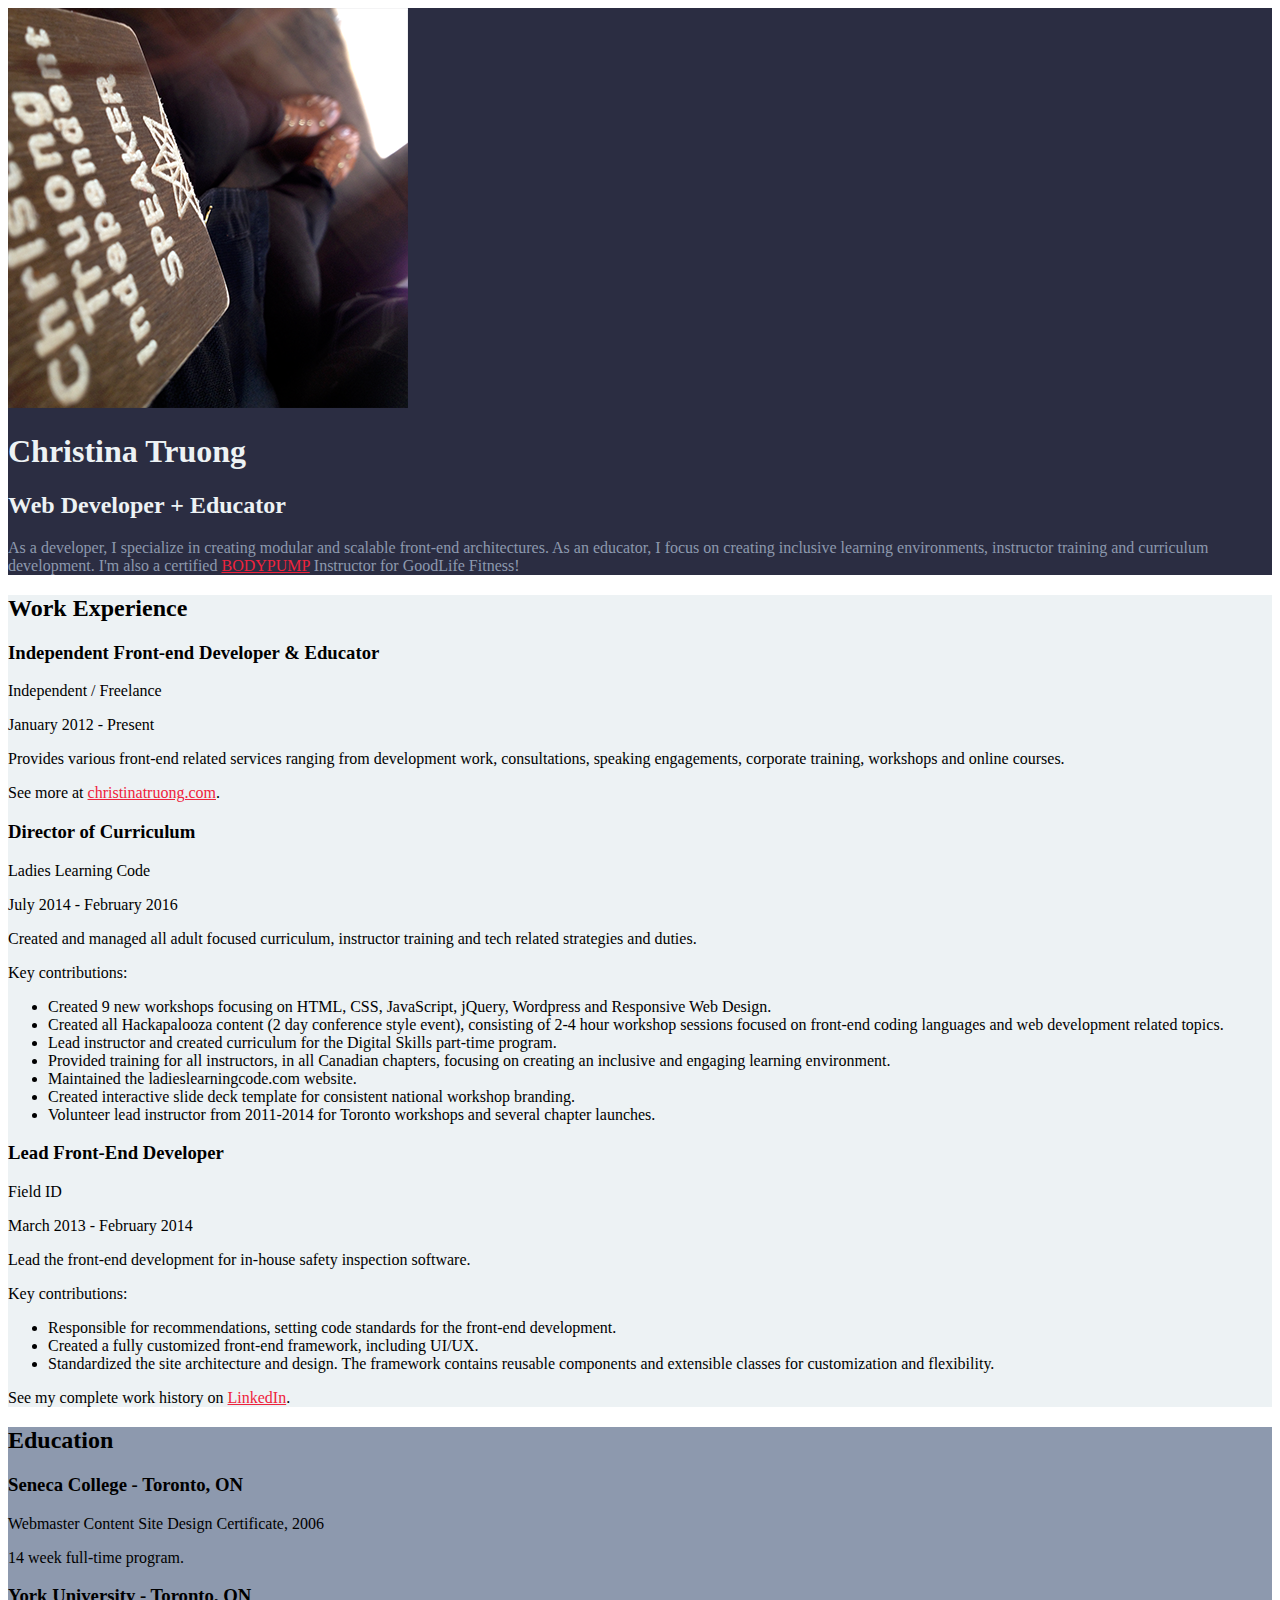
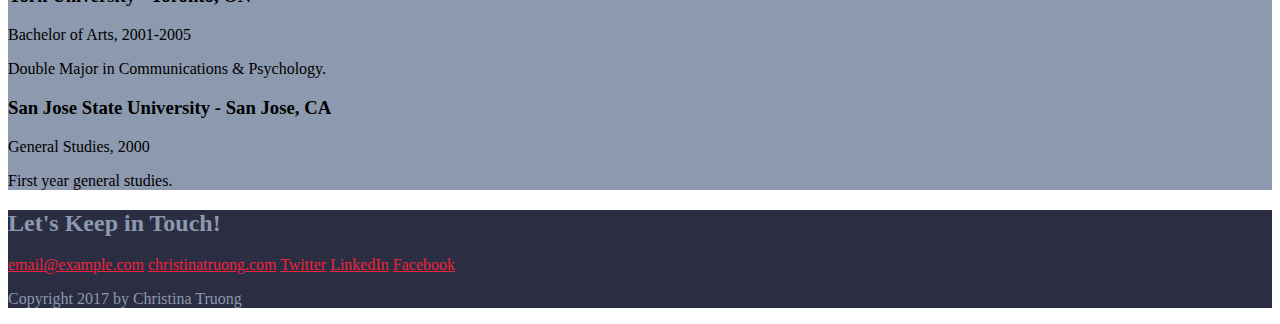
<file: Ex_Files_CSS_EssT_1/Exercise Files/Ch03/03_04/css-resume/index.html>
<!DOCTYPE html>
<html lang="en">
<head>
    <meta charset="UTF-8">
    <meta name="viewport" content="width=device-width, initial-scale=1.0">
    <title>Christina Truong | Resume</title>
    <link rel="stylesheet" href="css/styles.css">
</head>
<body>
    <!-- // Intro -->
    <header>
        <img src="images/christina-truong.png" alt="Christina Truong">
        <h1>Christina Truong</h1>
        <h2>Web Developer + Educator</h2>
        <p>As a developer, I specialize in creating modular and scalable front-end architectures. As an educator, I focus on creating inclusive learning environments, instructor training and curriculum development. I'm also a certified <a href="https://www.lesmills.com/workouts/fitness-classes/bodypump/" target="_blank">BODYPUMP</a> Instructor for GoodLife Fitness!</p>
    </header>
    
    <main> 
        <!-- // Work Experience -->
        <section class="work">
            <h2>Work Experience</h2>

            <!-- Job 1 Details -->
            <h3>Independent Front-end Developer & Educator</h3>
            <p>Independent / Freelance</p>
            <p>January 2012 - Present</p>
            
            <p>Provides various front-end related services ranging from development work, consultations, speaking engagements, corporate training, workshops and online courses.</p>
            <p>See more at <a href="http://christinatruong.com" target="_blank">christinatruong.com</a>.</p>
          
            <!-- Job 2 Details -->
            <h3>Director of Curriculum</h3>
            <p>Ladies Learning Code</p>
            <p>July 2014 - February 2016</p>
            
            <p>Created and managed all adult focused curriculum, instructor training and tech related strategies and duties.</p>
            <p>Key contributions:</p>
            <ul>
                <li>Created 9 new workshops focusing on HTML, CSS, JavaScript, jQuery, Wordpress and Responsive Web Design.</li>
                <li>Created all Hackapalooza content (2 day conference style event), consisting of 2-4 hour workshop sessions focused on front-end coding languages and web development related topics.</li>
                <li>Lead instructor and created curriculum for the Digital Skills part-time program.</li>
                <li>Provided training for all instructors, in all Canadian chapters, focusing on creating an inclusive and engaging learning environment.</li>
                <li>Maintained the ladieslearningcode.com website.</li>
                <li>Created interactive slide deck template for consistent national workshop branding.</li>
                <li>Volunteer lead instructor from 2011-2014 for Toronto workshops and several chapter launches.</li>
            </ul>
          
            <!-- Job 3 Details -->
            <h3>Lead Front-End Developer</h3>
            <p>Field ID</p>
            <p>March 2013 - February 2014</p>
            
            <p>Lead the front-end development for in-house safety inspection software.</p>
            <p>Key contributions:</p>
            <ul>
                <li>Responsible for recommendations, setting code standards for the front-end development.</li>
                <li>Created a fully customized front-end framework, including UI/UX.</li>
                <li>Standardized the site architecture and design. The framework contains reusable components and extensible classes for customization and flexibility.</li>
            </ul>
            
            <p>See my complete work history on <a href="https://www.linkedin.com/in/christinatruong/" target="_blank">LinkedIn</a>.</p>
        </section>


        <!-- // Education -->
        <section class="education">
            <h2>Education</h2>

            <!-- School 1 details. -->
            <h3>Seneca College - Toronto, ON</h3>
            <p>Webmaster Content Site Design Certificate, 2006</p>
            <p>14 week full-time program.</p>
            
            <!-- School 2 details. -->
            <h3>York University - Toronto, ON</h3>
            <p>Bachelor of Arts, 2001-2005</p>
            <p>Double Major in Communications & Psychology.</p>
            
            <!-- School 3 details. -->
            <h3>San Jose State University - San Jose, CA</h3>
            <p>General Studies, 2000</p>
            <p>First year general studies.</p>
        </section>
    </main>
    
    <!-- // Footer & contact info -->
    <footer>
        <h2>Let's Keep in Touch!</h2>
        
        <!-- Social media links. Add or remove any networks. -->
        <div>
            <a href="mailto:email@example.com">email@example.com</a>
            <a href="http://christinatruong.com">christinatruong.com</a>
            <a href="https://twitter.com/christinatruong">Twitter</a>
            <a href="https://www.linkedin.com/in/christinatruong/">LinkedIn</a>
            <a href="http://fb.me/christinacodes">Facebook</a>
        </div>

        <p>Copyright 2017 by Christina Truong</p>
    </footer>
</body>
</html>
</file>
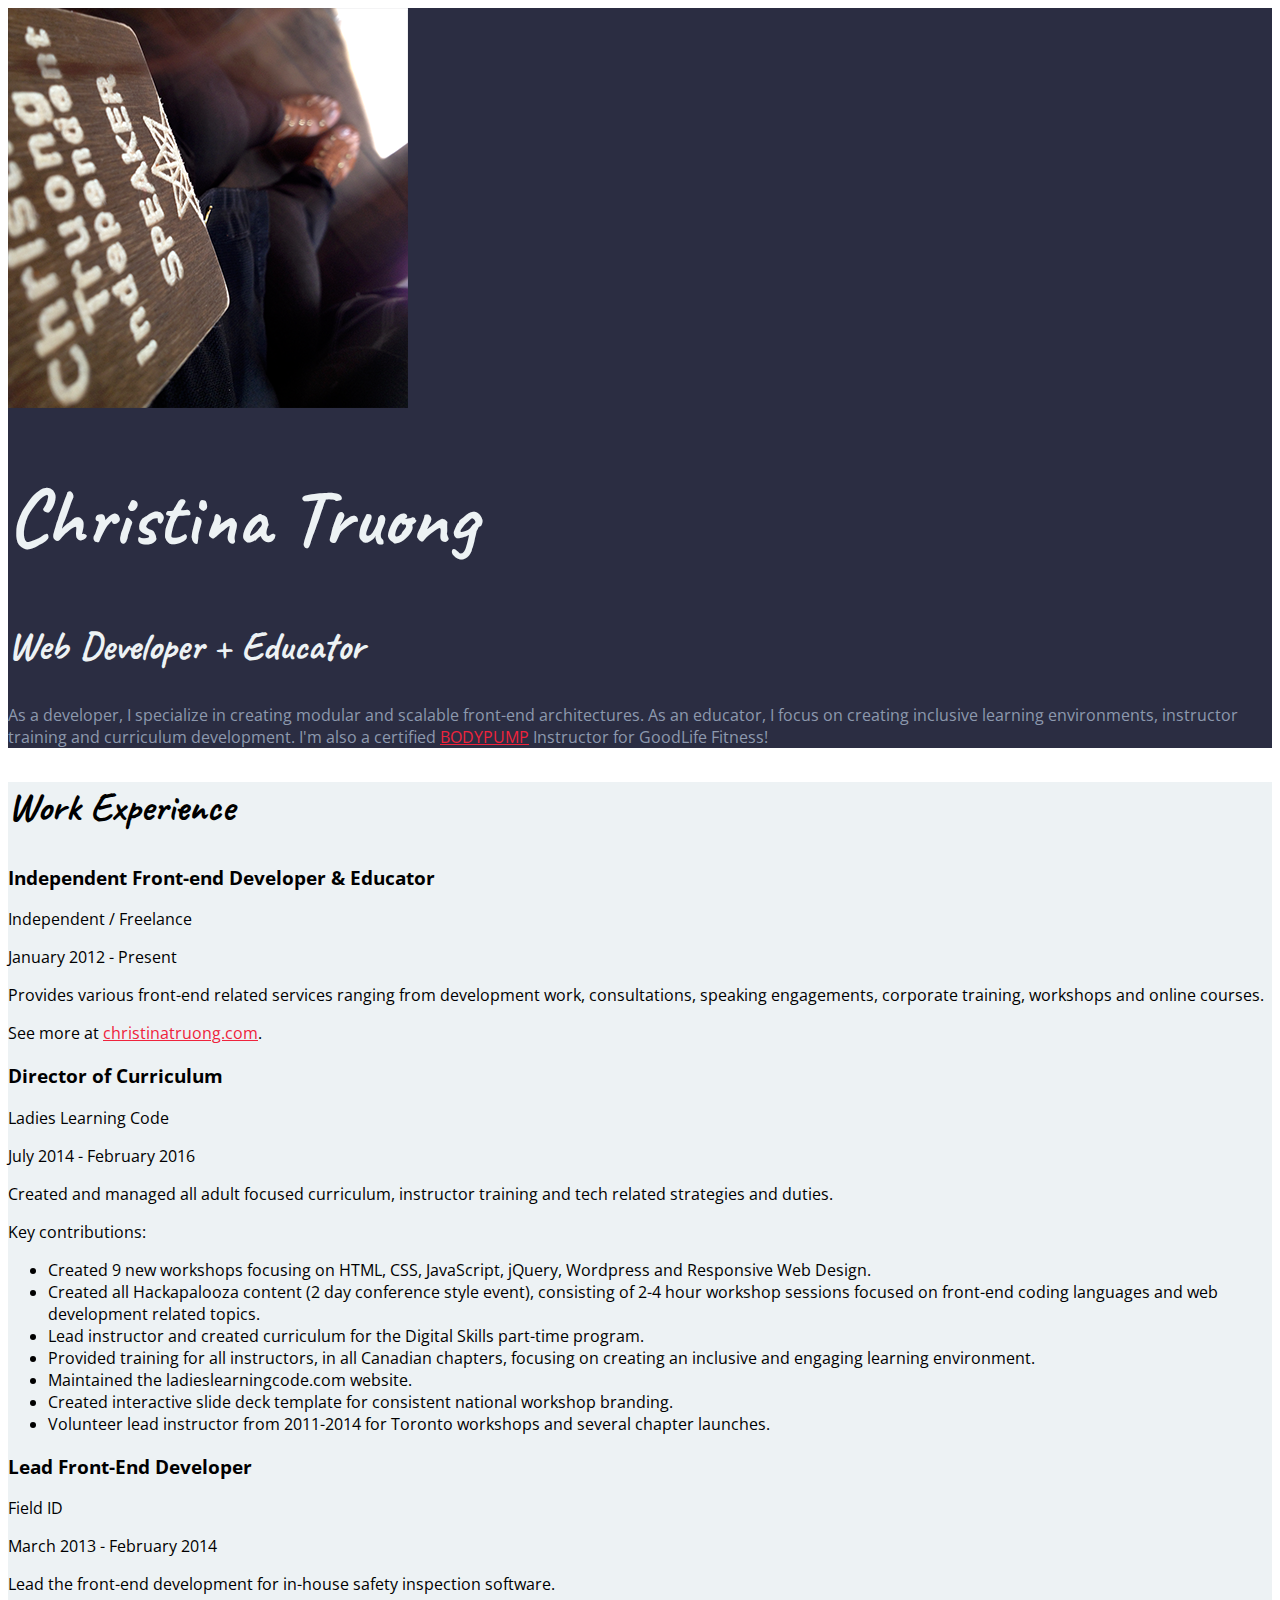
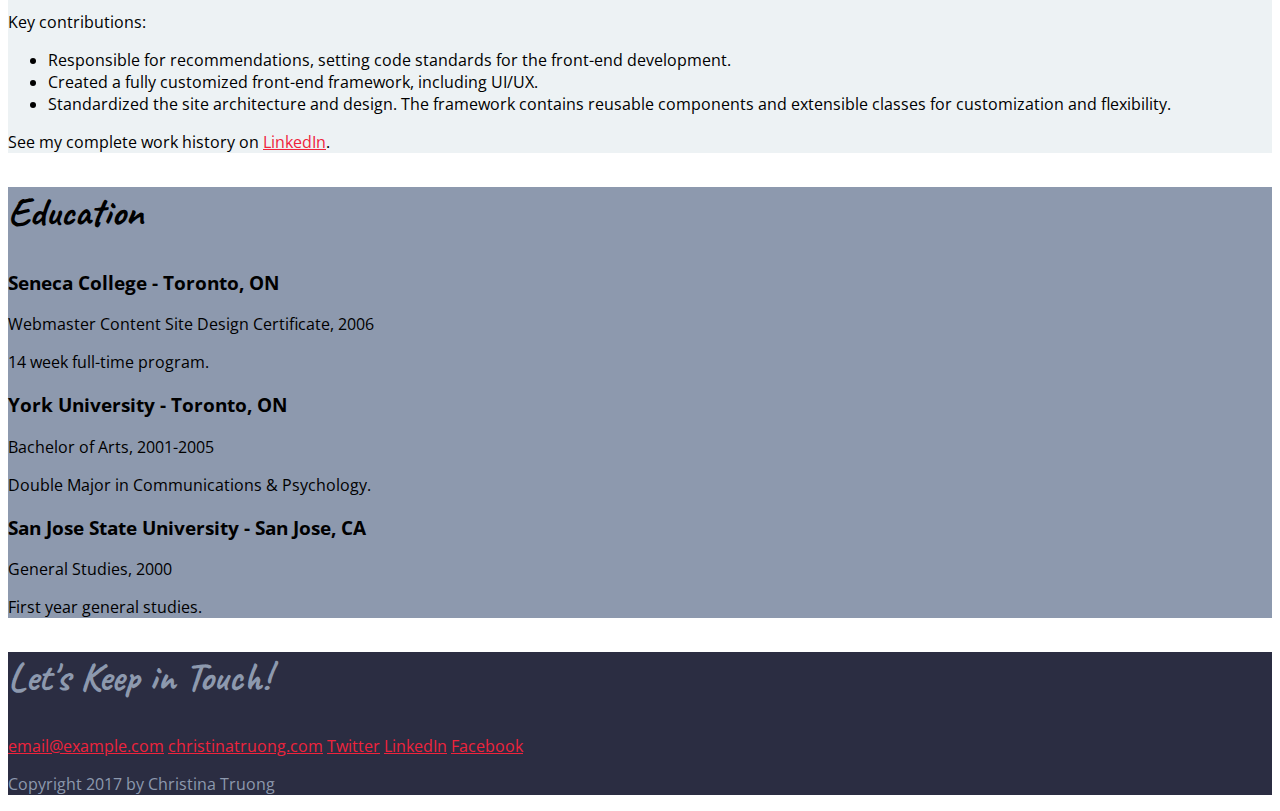
<file: Ex_Files_CSS_EssT_1/Exercise Files/Ch03/03_07/css-resume/index.html>
<!DOCTYPE html>
<html lang="en">
<head>
    <meta charset="UTF-8">
    <meta name="viewport" content="width=device-width, initial-scale=1.0">
    <title>Christina Truong | Resume</title>
    <link href="https://fonts.googleapis.com/css?family=Caveat|Open+Sans" rel="stylesheet">
    <link rel="stylesheet" href="css/styles.css">
</head>
<body>
    <!-- // Intro -->
    <header>
        <img src="images/christina-truong.png" alt="Christina Truong">
        <h1>Christina Truong</h1>
        <h2>Web Developer + Educator</h2>
        <p>As a developer, I specialize in creating modular and scalable front-end architectures. As an educator, I focus on creating inclusive learning environments, instructor training and curriculum development. I'm also a certified <a href="https://www.lesmills.com/workouts/fitness-classes/bodypump/" target="_blank">BODYPUMP</a> Instructor for GoodLife Fitness!</p>
    </header>
    
    <main> 
        <!-- // Work Experience -->
        <section class="work">
            <h2>Work Experience</h2>

            <!-- Job 1 Details -->
            <h3>Independent Front-end Developer & Educator</h3>
            <p>Independent / Freelance</p>
            <p>January 2012 - Present</p>
            
            <p>Provides various front-end related services ranging from development work, consultations, speaking engagements, corporate training, workshops and online courses.</p>
            <p>See more at <a href="http://christinatruong.com" target="_blank">christinatruong.com</a>.</p>
          
            <!-- Job 2 Details -->
            <h3>Director of Curriculum</h3>
            <p>Ladies Learning Code</p>
            <p>July 2014 - February 2016</p>
            
            <p>Created and managed all adult focused curriculum, instructor training and tech related strategies and duties.</p>
            <p>Key contributions:</p>
            <ul>
                <li>Created 9 new workshops focusing on HTML, CSS, JavaScript, jQuery, Wordpress and Responsive Web Design.</li>
                <li>Created all Hackapalooza content (2 day conference style event), consisting of 2-4 hour workshop sessions focused on front-end coding languages and web development related topics.</li>
                <li>Lead instructor and created curriculum for the Digital Skills part-time program.</li>
                <li>Provided training for all instructors, in all Canadian chapters, focusing on creating an inclusive and engaging learning environment.</li>
                <li>Maintained the ladieslearningcode.com website.</li>
                <li>Created interactive slide deck template for consistent national workshop branding.</li>
                <li>Volunteer lead instructor from 2011-2014 for Toronto workshops and several chapter launches.</li>
            </ul>
          
            <!-- Job 3 Details -->
            <h3>Lead Front-End Developer</h3>
            <p>Field ID</p>
            <p>March 2013 - February 2014</p>
            
            <p>Lead the front-end development for in-house safety inspection software.</p>
            <p>Key contributions:</p>
            <ul>
                <li>Responsible for recommendations, setting code standards for the front-end development.</li>
                <li>Created a fully customized front-end framework, including UI/UX.</li>
                <li>Standardized the site architecture and design. The framework contains reusable components and extensible classes for customization and flexibility.</li>
            </ul>
            
            <p>See my complete work history on <a href="https://www.linkedin.com/in/christinatruong/" target="_blank">LinkedIn</a>.</p>
        </section>


        <!-- // Education -->
        <section class="education">
            <h2>Education</h2>

            <!-- School 1 details. -->
            <h3>Seneca College - Toronto, ON</h3>
            <p>Webmaster Content Site Design Certificate, 2006</p>
            <p>14 week full-time program.</p>
            
            <!-- School 2 details. -->
            <h3>York University - Toronto, ON</h3>
            <p>Bachelor of Arts, 2001-2005</p>
            <p>Double Major in Communications & Psychology.</p>
            
            <!-- School 3 details. -->
            <h3>San Jose State University - San Jose, CA</h3>
            <p>General Studies, 2000</p>
            <p>First year general studies.</p>
        </section>
    </main>
    
    <!-- // Footer & contact info -->
    <footer>
        <h2>Let's Keep in Touch!</h2>
        
        <!-- Social media links. Add or remove any networks. -->
        <div>
            <a href="mailto:email@example.com">email@example.com</a>
            <a href="http://christinatruong.com">christinatruong.com</a>
            <a href="https://twitter.com/christinatruong">Twitter</a>
            <a href="https://www.linkedin.com/in/christinatruong/">LinkedIn</a>
            <a href="http://fb.me/christinacodes">Facebook</a>
        </div>

        <p>Copyright 2017 by Christina Truong</p>
    </footer>
</body>
</html>
</file>
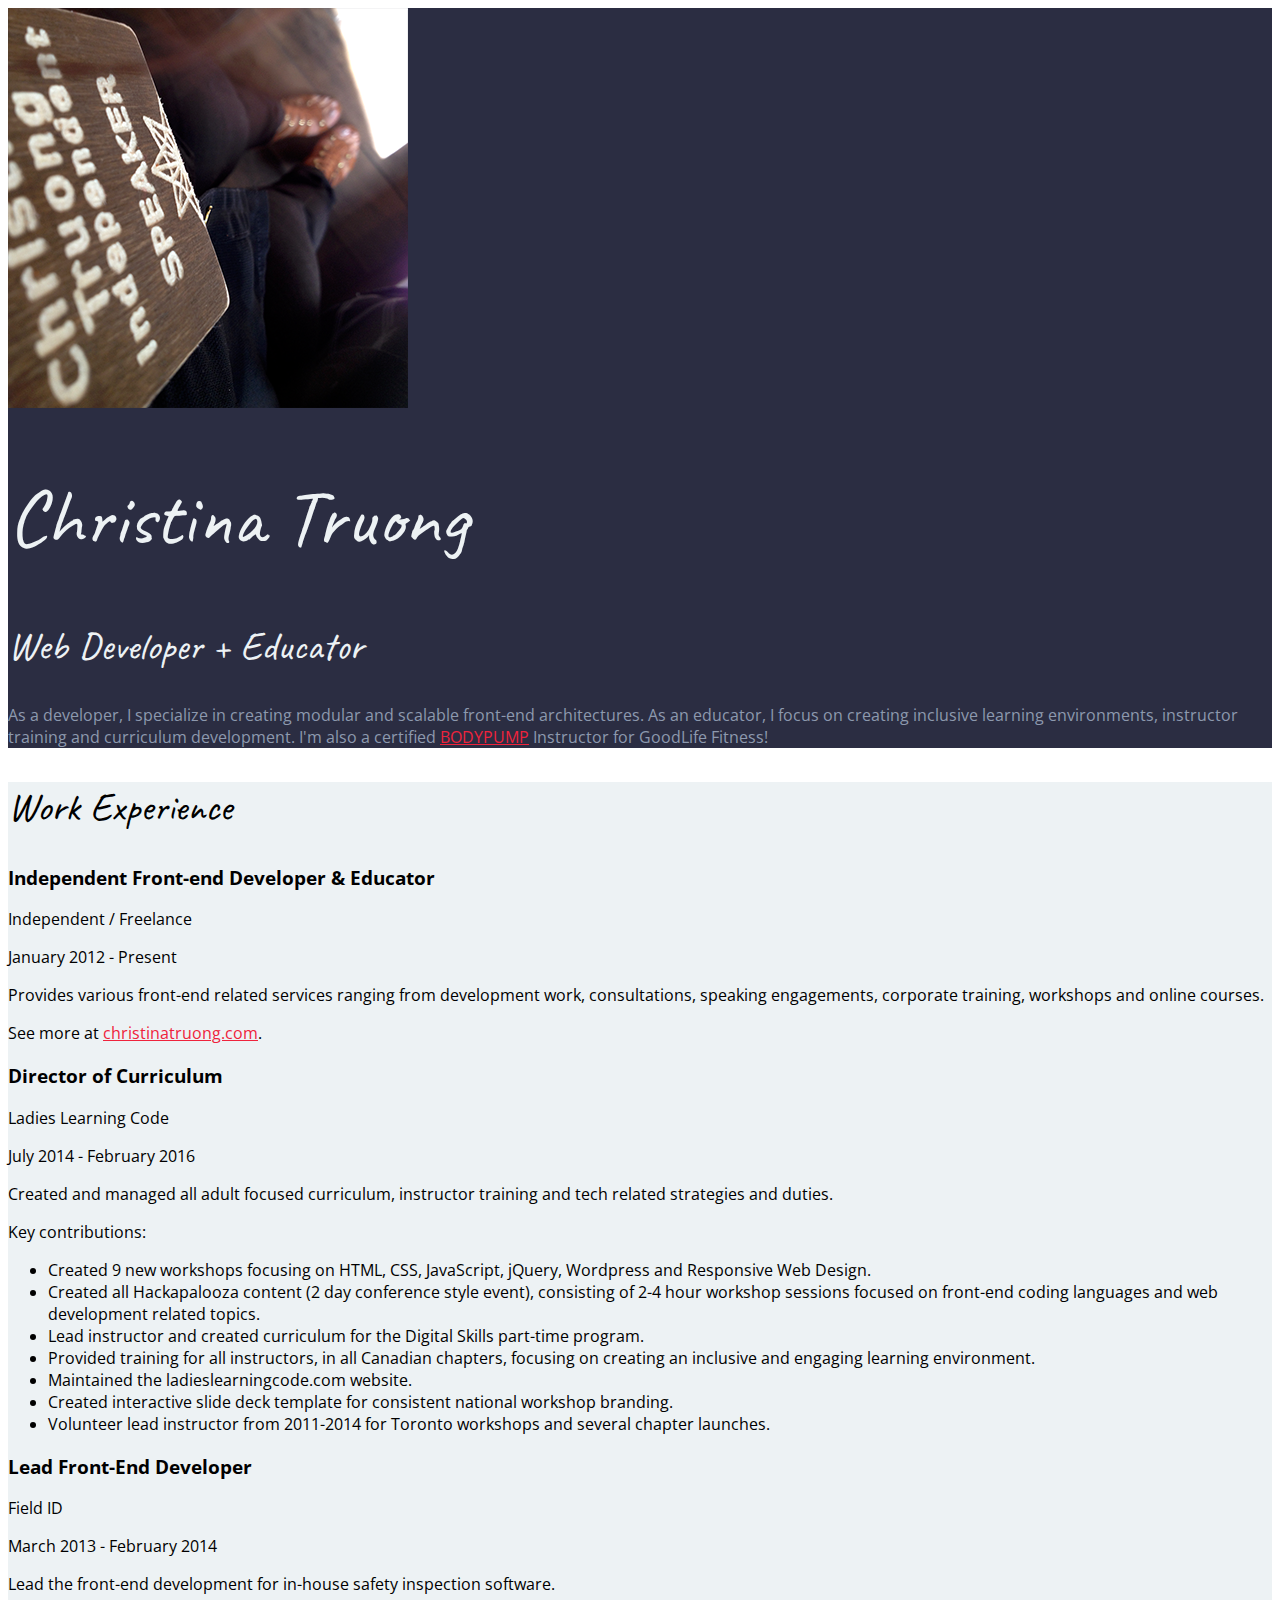
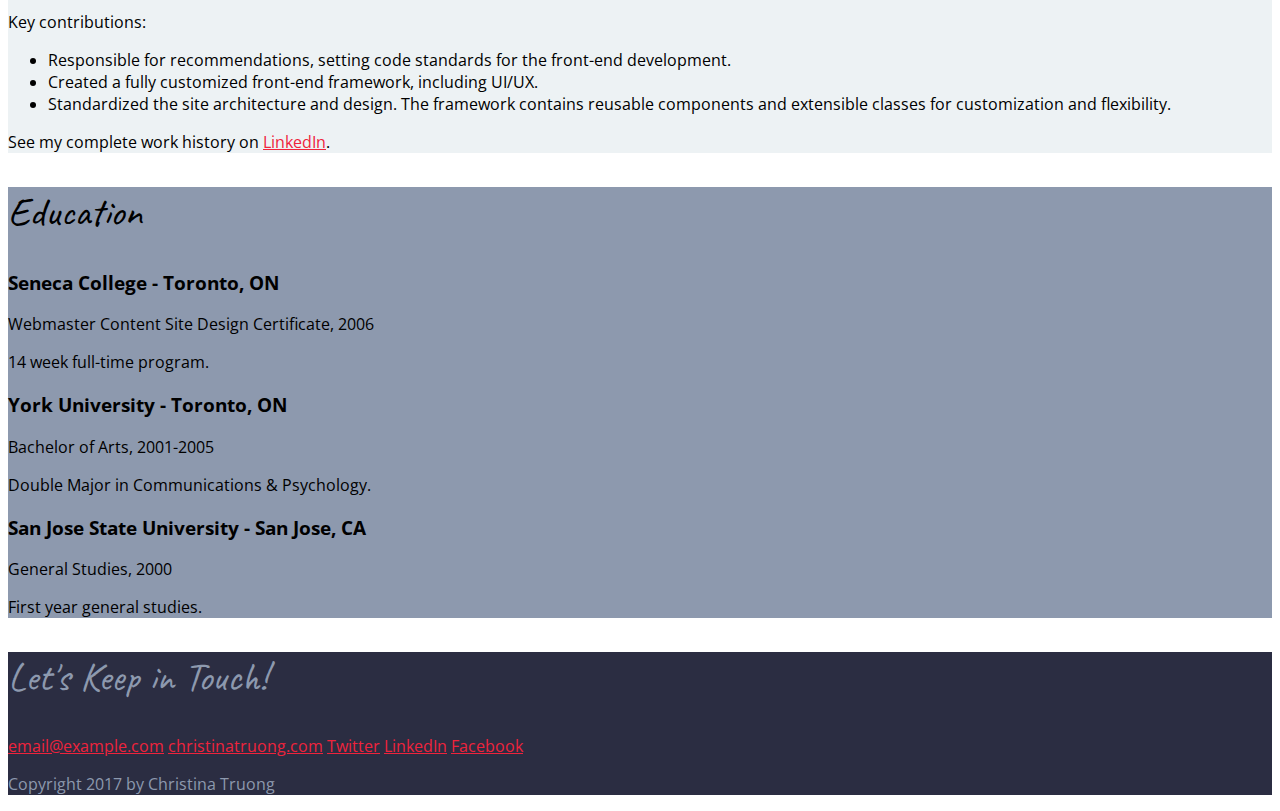
<file: Ex_Files_CSS_EssT_1/Exercise Files/Ch04/04_04/css-resume/index.html>
<!DOCTYPE html>
<html lang="en">
<head>
    <meta charset="UTF-8">
    <meta name="viewport" content="width=device-width, initial-scale=1.0">
    <title>Christina Truong | Resume</title>
    <link href="https://fonts.googleapis.com/css?family=Caveat|Open+Sans:400,700" rel="stylesheet">
    <link rel="stylesheet" href="css/styles.css">
</head>
<body>
    <!-- // Intro -->
    <header>
        <img src="images/christina-truong.png" alt="Christina Truong">
        <h1>Christina Truong</h1>
        <h2>Web Developer + Educator</h2>
        <p>As a developer, I specialize in creating modular and scalable front-end architectures. As an educator, I focus on creating inclusive learning environments, instructor training and curriculum development. I'm also a certified <a href="https://www.lesmills.com/workouts/fitness-classes/bodypump/" target="_blank">BODYPUMP</a> Instructor for GoodLife Fitness!</p>
    </header>
    
    <main> 
        <!-- // Work Experience -->
        <section class="work">
            <h2>Work Experience</h2>

            <!-- Job 1 Details -->
            <h3>Independent Front-end Developer & Educator</h3>
            <p>Independent / Freelance</p>
            <p>January 2012 - Present</p>
            
            <p>Provides various front-end related services ranging from development work, consultations, speaking engagements, corporate training, workshops and online courses.</p>
            <p>See more at <a href="http://christinatruong.com" target="_blank">christinatruong.com</a>.</p>
          
            <!-- Job 2 Details -->
            <h3>Director of Curriculum</h3>
            <p>Ladies Learning Code</p>
            <p>July 2014 - February 2016</p>
            
            <p>Created and managed all adult focused curriculum, instructor training and tech related strategies and duties.</p>
            <p>Key contributions:</p>
            <ul>
                <li>Created 9 new workshops focusing on HTML, CSS, JavaScript, jQuery, Wordpress and Responsive Web Design.</li>
                <li>Created all Hackapalooza content (2 day conference style event), consisting of 2-4 hour workshop sessions focused on front-end coding languages and web development related topics.</li>
                <li>Lead instructor and created curriculum for the Digital Skills part-time program.</li>
                <li>Provided training for all instructors, in all Canadian chapters, focusing on creating an inclusive and engaging learning environment.</li>
                <li>Maintained the ladieslearningcode.com website.</li>
                <li>Created interactive slide deck template for consistent national workshop branding.</li>
                <li>Volunteer lead instructor from 2011-2014 for Toronto workshops and several chapter launches.</li>
            </ul>
          
            <!-- Job 3 Details -->
            <h3>Lead Front-End Developer</h3>
            <p>Field ID</p>
            <p>March 2013 - February 2014</p>
            
            <p>Lead the front-end development for in-house safety inspection software.</p>
            <p>Key contributions:</p>
            <ul>
                <li>Responsible for recommendations, setting code standards for the front-end development.</li>
                <li>Created a fully customized front-end framework, including UI/UX.</li>
                <li>Standardized the site architecture and design. The framework contains reusable components and extensible classes for customization and flexibility.</li>
            </ul>
            
            <p>See my complete work history on <a href="https://www.linkedin.com/in/christinatruong/" target="_blank">LinkedIn</a>.</p>
        </section>


        <!-- // Education -->
        <section class="education">
            <h2>Education</h2>

            <!-- School 1 details. -->
            <h3>Seneca College - Toronto, ON</h3>
            <p>Webmaster Content Site Design Certificate, 2006</p>
            <p>14 week full-time program.</p>
            
            <!-- School 2 details. -->
            <h3>York University - Toronto, ON</h3>
            <p>Bachelor of Arts, 2001-2005</p>
            <p>Double Major in Communications & Psychology.</p>
            
            <!-- School 3 details. -->
            <h3>San Jose State University - San Jose, CA</h3>
            <p>General Studies, 2000</p>
            <p>First year general studies.</p>
        </section>
    </main>
    
    <!-- // Footer & contact info -->
    <footer>
        <h2>Let's Keep in Touch!</h2>
        
        <!-- Social media links. Add or remove any networks. -->
        <div>
            <a href="mailto:email@example.com">email@example.com</a>
            <a href="http://christinatruong.com">christinatruong.com</a>
            <a href="https://twitter.com/christinatruong">Twitter</a>
            <a href="https://www.linkedin.com/in/christinatruong/">LinkedIn</a>
            <a href="http://fb.me/christinacodes">Facebook</a>
        </div>

        <p>Copyright 2017 by Christina Truong</p>
    </footer>
</body>
</html>
</file>
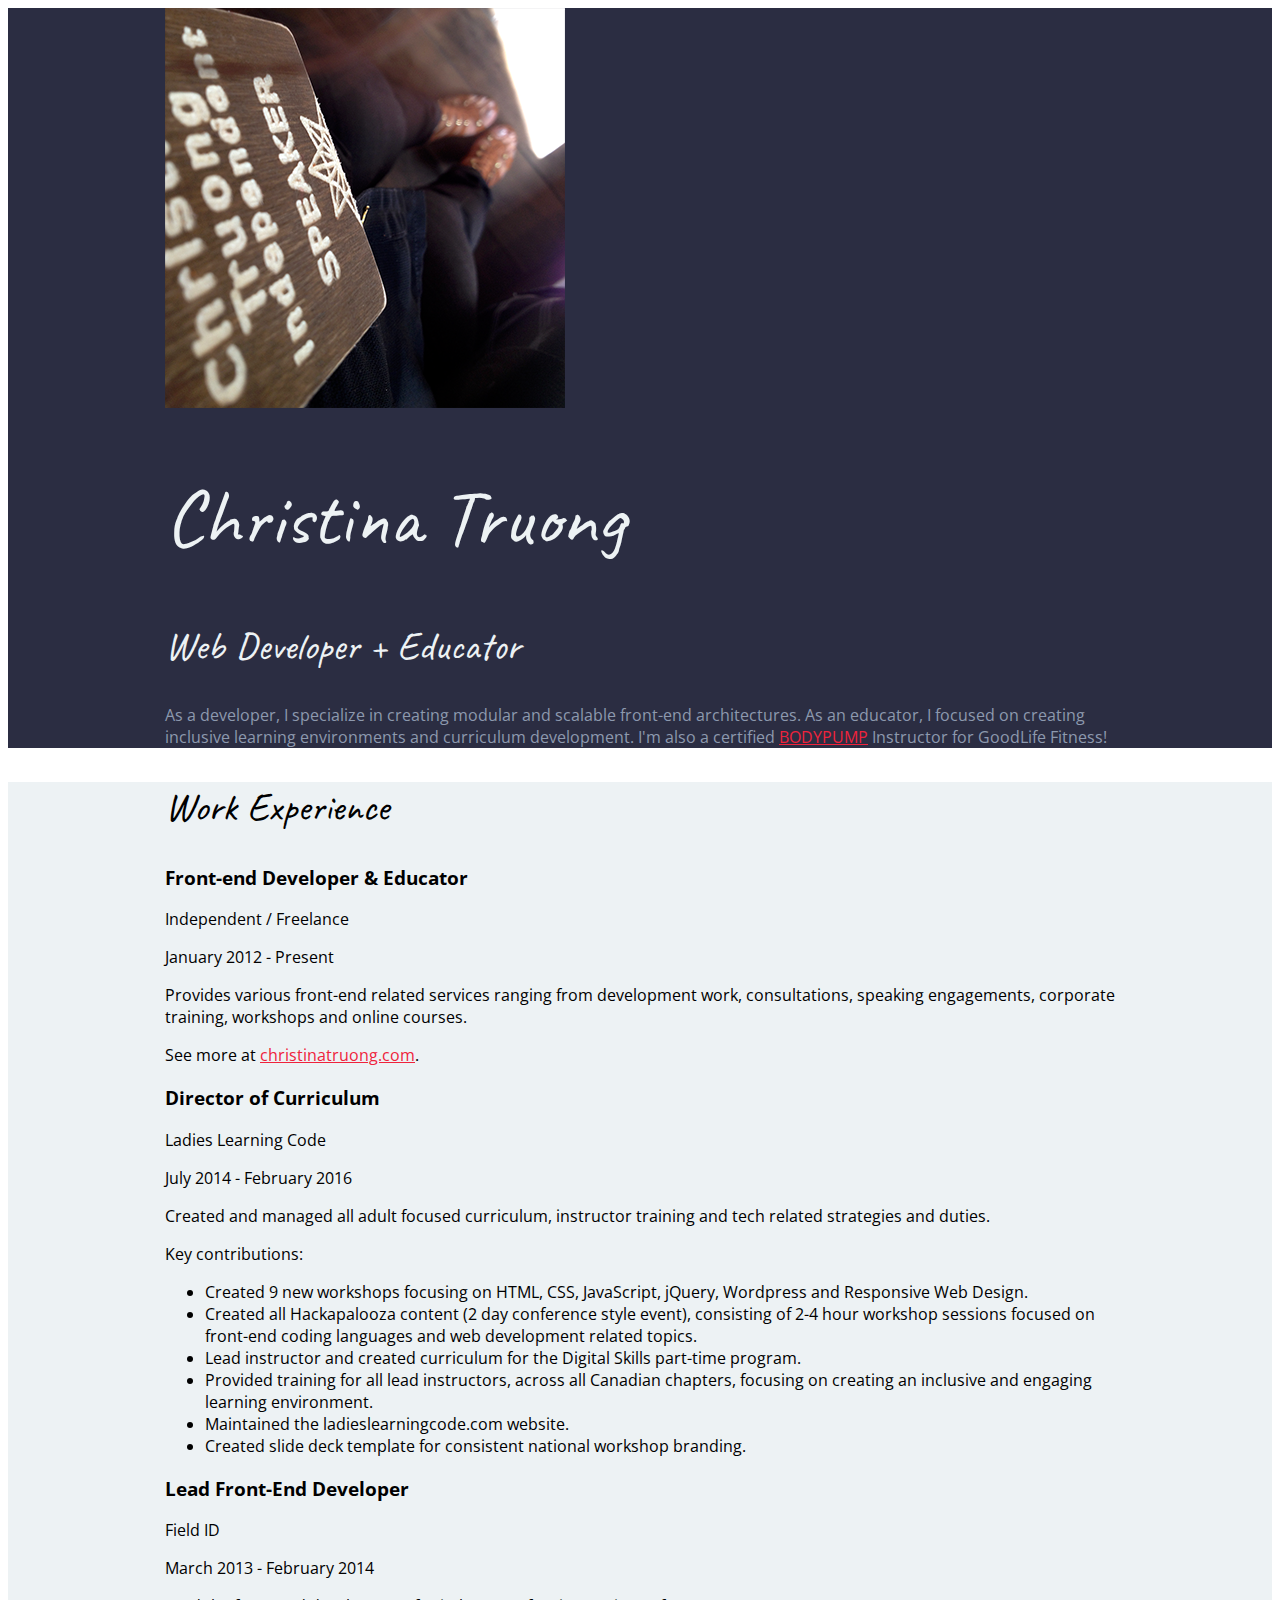
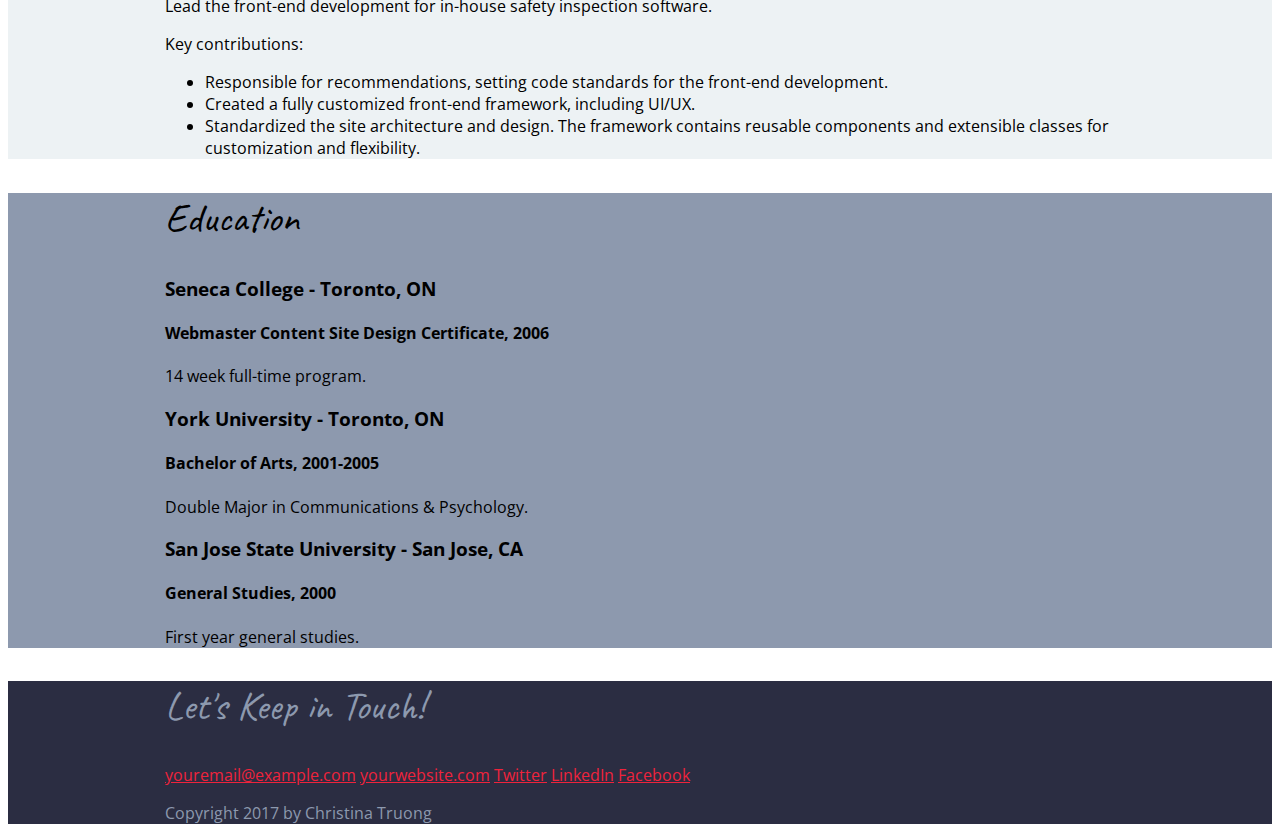
<file: Ex_Files_CSS_EssT_1/Exercise Files/Ch04/04_05/css-resume/index.html>
<!DOCTYPE html>
<html lang="en">
<head>
    <meta charset="UTF-8">
    <meta name="viewport" content="width=device-width, initial-scale=1.0">
    <title>Christina Truong | Resume</title>
    <link href="https://fonts.googleapis.com/css?family=Caveat|Open+Sans:400,400i,700" rel="stylesheet">
    <link rel="stylesheet" href="css/styles.css">
</head>
<body>
    <!-- // Intro -->
    <header>
        <div class="content-wrap">
            <img src="images/christina-truong.png" alt="Christina Truong">
            <h1>Christina Truong</h1>
            <h2>Web Developer + Educator</h2>
            <p>As a developer, I specialize in creating modular and scalable front-end architectures. As an educator, I focused on creating inclusive learning environments and curriculum development. I'm also a certified <a href="#">BODYPUMP</a> Instructor for GoodLife Fitness!</p>
        </div>
    </header>
    
    <main> 
        <!-- // Work Experience -->
        <section class="work">
            <div class="content-wrap">
                <h2>Work Experience</h2>

                <!-- Job Details: copy this block to add more positions. -->
                <h3>Front-end Developer & Educator</h3>
                <p>Independent / Freelance</p>
                <p>January 2012 - Present</p>
                <p>Provides various front-end related services ranging from development work, consultations, speaking engagements, corporate training, workshops and online courses.</p>
                <p>See more at <a href="http://christinatruong.com">christinatruong.com</a>.</p>
                
                <!-- Job Details -->
                <h3>Director of Curriculum</h3>
                <p>Ladies Learning Code</p>
                <p>July 2014 - February 2016</p>
                <p>Created and managed all adult focused curriculum, instructor training and tech related strategies and duties.</p>

                <p>Key contributions:</p>
                <ul>
                    <li>Created 9 new workshops focusing on HTML, CSS, JavaScript, jQuery, Wordpress and Responsive Web Design.</li>
                    <li>Created all Hackapalooza content (2 day conference style event), consisting of 2-4 hour workshop sessions focused on front-end coding languages and web development related topics.</li>
                    <li>Lead instructor and created curriculum for the Digital Skills part-time program.</li>
                    <li>Provided training for all lead instructors, across all Canadian chapters, focusing on creating an inclusive and engaging learning environment.</li>
                    <li>Maintained the ladieslearningcode.com website.</li>
                    <li>Created slide deck template for consistent national workshop branding.</li>
                </ul>
                
                <!-- Job Details -->
                <h3>Lead Front-End Developer</h3>
                <p>Field ID</p>
                <p>March 2013 - February 2014</p>
                <p>Lead the front-end development for in-house safety inspection software.</p>

                <p>Key contributions:</p>
                <ul>
                    <li>Responsible for recommendations, setting code standards for the front-end development.</li>
                    <li>Created a fully customized front-end framework, including UI/UX.</li>
                    <li>Standardized the site architecture and design. The framework contains reusable components and extensible classes for customization and flexibility.</li>
                </ul>
            </div>
        </section>


        <!-- // Education -->
        <section class="education">
            <div class="content-wrap">
                <h2>Education</h2>

                <!-- School details: copy this block to add more schools. -->
                <h3>Seneca College - Toronto, ON</h3>
                <h4>Webmaster Content Site Design Certificate, 2006</h4>
                <p>14 week full-time program.</p>
                
                <h3>York University - Toronto, ON</h3>
                <h4>Bachelor of Arts, 2001-2005</h4>
                <p>Double Major in Communications & Psychology.</p>
                
                <h3>San Jose State University - San Jose, CA</h3>
                <h4>General Studies, 2000</h4>
                <p>First year general studies.</p>
            </div>
        </section>
    </main>
    
    <!-- // Footer & contact info -->
    <footer>
        <div class="content-wrap">
            <h2>Let's Keep in Touch!</h2>
            
            <!-- Social media and contact links. Add or remove any networks. -->
            <div>
                <a href="mailto:youremail@example.com">youremail@example.com</a>
                <a href="http://yourwebsite.com">yourwebsite.com</a>
                <a href="#">Twitter</a>
                <a href="#">LinkedIn</a>
                <a href="#">Facebook</a>
            </div>

            <p>Copyright 2017 by Christina Truong</p>
        </div>
    </footer>
</body>
</html>
</file>
<file: css/styles.css>
body {
    background: lightblue;
}
</file>
<file: 3-css-essential-training-1-2-resume-files-Wrendraya/css/styles.css>
/* Color palette 
#202C39 - dark blue 
#283845 - Slightly lighter blue
#B8B08D - Kakie
#F2D492 - Sand
#F29559 - Orange */

body {
    background :  #202C39 ;
    font-family: 'Muli', sans-serif;
    font-size : 20px;
    margin : 0;
}


/* links color*/
a {
	color :#F29559 ;
}

a:hover {
	text-decoration: none;
}

.content-wrap {
	max-width: 950px;
	margin :0 auto;
	padding : 50px;
	overflow: hidden;
}

.col-narrow {
	width :30%;
	float : left;
	min-height: 175px;
}

.col-wide {
	width : 70%;
	float : left;
	padding-left: 20px;
	min-height: 175px;
}

footer {
	 text-align: center;
}

/* Header and footer */
header, footer {
	background :#202C39;
	color : #B8B08D ;
}

/* header style */
header h1, header h2 {
	color:#F29559;
	margin : 10px;
}

.profile-img {
	border-radius: 50%;
}

h2 {
	color : #F29559;
	font-family: 'Rubik', sans-serif;
	font-size: 30px;
	margin-top: 0px;

}

h1 {
	font-family: 'Rubik', sans-serif;
	font-size: 50px;
	text-align: center;


}
/* Work */
.work {
	background: #283845
}

/* Education */
.education {
	background: #283845
}

.lol {
	font-size: 40px;

}

.content-wrap {
	max-width : 950px;
	margin : 0 auto;
	padding: 50px;
}

.copy {
	font-size : 10px;

}

.links a {
	background: #283845;
	padding: 20px;
	display: inline-block;
}
</file>
<file: Ex_Files_CSS_EssT_1/Exercise Files/Ch04/css-resume-final/css/styles.css>
/* Global styles 
------------------------------------*/
/* border box fix */
html {
  box-sizing: border-box;
}
*, *:before, *:after {
  box-sizing: inherit;
}

body {
  font-family: 'Open Sans', sans-serif;
  margin: 0;
}
a {
    color: #EF233C;
}
a:hover {
    text-decoration: none;
}
h1, h2 {
  font-family: 'Caveat', cursive;
  font-weight: 400;
}
h1 {
  font-size: 80px;
}
h2 {
  font-size: 40px;
  margin-top: 0;
}
.content-wrap {
  max-width: 950px;
  margin: 0 auto;
  padding: 50px;
  overflow: hidden;
}

.column-narrow {
  width: 35%;
  float: left;
  padding-right: 3%;
  min-height: 175px;
}
.column-wide {
  width: 62%;
  float: left;
  min-height: 175px;
}



/* Header & Footer 
------------------------------------*/
header, 
footer {
  background: #2B2D42;
  color: #8D99AE;
}
header h1,
header h2 {
    color: #EDF2F4;
    margin: 0;
}

/* Header styles only */
header {
  /*text-align: center;*/
}
.profile-img {
  /*width: 300px;*/
  border-radius: 50%;
  /*float: left;*/
  /*margin-right: 30px;*/
}

/* Footer styles only */
footer {
  text-align: center;
}
.contact-info a {
  padding: 10px;
  display: inline-block;
}



/* Work Experience
------------------------------------*/
.work {
    background: #EDF2F4;
}


/* Education
------------------------------------*/
.education {
    background: #8D99AE;
}
</file>
<file: 3-css-essential-training-1-2-resume-files-Wrendraya/Ex_Files_CSS_EssT_1/Exercise Files/Ch04/css-resume-final/css/styles.css>
/* Global styles 
------------------------------------*/
/* border box fix */
html {
  box-sizing: border-box;
}
*, *:before, *:after {
  box-sizing: inherit;
}

body {
  font-family: 'Muli', sans-serif;
  margin: 0;
}
a {
    color: #F29559;
}
a:hover {
    text-decoration: none;
}
h1, h2 {
  font-family: 'Rubik', sans-serif;
  font-weight: 400;
  color : #B8B08D ;
}
h1 {
  font-size: 80px;
}
h2 {
  font-size: 40px;
  margin-top: 0;
}

h3 {
  margin :0;
}

.content-wrap {
  max-width: 950px;
  margin: 0 auto;
  padding: 50px;
  overflow: hidden;
}




/* Header & Footer 
------------------------------------*/
header, 
footer {
  background: #202C39;
  color: #B8B08D;
}

header h1,
header h2 {
    color: #F29559;
    margin: 0;
}

/* Header styles only */
header {
  text-align: center;
  padding-top : 50px;
}
.profile-img {
  border-radius: 50%;
  float: left;
  margin-right: 30px;
}

/* Footer styles only */
footer {
  text-align: center;
}
.contact-info a {
  padding: 10px;
  display: inline-block;
}

/* Navigation 
-------------------------------------*/
nav {
  text-align: center;
  background: #283845;
  position : fixed;
  top : 0;
  width : 100%;
}

nav a {
  display: inline-block;
  padding: 15px 20px;
  text-decoration : none;
  text-transform: uppercase;
  font-weight: 700;
}

/* Work Experience
------------------------------------*/
.work {
    background: #283845;
}
h3 ~ p {
  margin:0;
}

.uppercase {
  text-transform: uppercase;
}

.job-description p:first-of-type {
 margin-top : 0;
}

/* Education
------------------------------------*/
/*    background :  #283845 ;} */

.education {
  background: linear-gradient(rgba(141, 153, 174, 0.8), rgba(141, 153, 174, 0.5)),
              url(../images/fuck.jpg) no-repeat fixed;
  background-size: cover;} 

p + h3 {
  margin-top: 30px;
}



/* Media
------------------------------------*/


@media (min-width: 900px) {
.column-narrow {
  width: 35%;
  float: left;
  padding-right: 3%;
  min-height: 175px;
}
.column-wide {
  width: 62%;
  float: left;
  min-height: 175px;
}

}

@media (max-width: 899px){
  header {
    text-align : center;
  }
  .profile-img {
    width: 200px;
  }
}
</file>
<file: Ex_Files_CSS_EssT_1/Exercise Files/Ch01/01_08/css-resume/styles.css>
body {
    background: lightblue;
}
</file>
<file: Ex_Files_CSS_EssT_1/Exercise Files/Ch03/03_04/css-resume/css/styles.css>
/* Global styles
------------------------------------*/
body {

}
a {
  color: #EF233C;
}
a:hover {
  text-decoration: none;
}


/* Header & Footer
------------------------------------*/
header,
footer {
  background: #2B2D42;
  color: #8D99AE;
}
header h1,
header h2 {
  color: #EDF2F4;
}


/* Work Experience
------------------------------------*/
.work {
  background: #EDF2F4;
}


/* Education
------------------------------------*/
.education {
  background: #8D99AE;
}
</file>
<file: Ex_Files_CSS_EssT_1/Exercise Files/Ch03/03_07/css-resume/css/styles.css>
/* Global styles 
------------------------------------*/
body {
  font-family: 'Open Sans', sans-serif;
}
a {
  color: #EF233C;
}
a:hover {
  text-decoration: none;
}
h1, h2 {
  font-family: 'Caveat', cursive;
}
h2 {
  font-size: 40px;
}
h1 {
  font-size: 80px;
}


/* Header & Footer 
------------------------------------*/
header, 
footer {
  background: #2B2D42;
  color: #8D99AE;
}
header h1,
header h2 {
  color: #EDF2F4;
}



/* Work Experience
------------------------------------*/
.work {
  background: #EDF2F4;
}



/* Education
------------------------------------*/
.education {
  background: #8D99AE;
}
</file>
<file: Ex_Files_CSS_EssT_1/Exercise Files/Ch04/04_04/css-resume/css/styles.css>
/* Global styles 
------------------------------------*/
body {
  font-family: 'Open Sans', sans-serif;
}
a {
  color: #EF233C;
}
a:hover {
  text-decoration: none;
}
h1, h2 {
  font-family: 'Caveat', cursive;
  font-weight: 400;
}
h2 {
  font-size: 40px;
}
h1 {
  font-size: 80px;
}


/* Header & Footer 
------------------------------------*/
header, 
footer {
  background: #2B2D42;
  color: #8D99AE;
}
header h1,
header h2 {
  color: #EDF2F4;
}



/* Work Experience
------------------------------------*/
.work {
  background: #EDF2F4;
}



/* Education
------------------------------------*/
.education {
  background: #8D99AE;
}
</file>
<file: Ex_Files_CSS_EssT_1/Exercise Files/Ch04/04_05/css-resume/css/styles.css>
/* Global styles
------------------------------------*/
body {
  font-family: 'Open Sans', sans-serif;
}
a {
  color: #EF233C;
}
a:hover {
  text-decoration: none;
}
h1, h2 {
  font-family: 'Caveat', cursive;
  font-weight: 400;
}
h1 {
  font-size: 80px;
}
h2 {
  font-size: 40px;
}
.content-wrap {
  max-width: 950px;
  margin: 0 auto;
}



/* Header & Footer
------------------------------------*/
header,
footer {
  background: #2B2D42;
  color: #8D99AE;
}
header h1,
header h2 {
  color: #EDF2F4;
}


/* Work Experience
------------------------------------*/
.work {
  background: #EDF2F4;
}


/* Education
------------------------------------*/
.education {
  background: #8D99AE;
}
</file>
